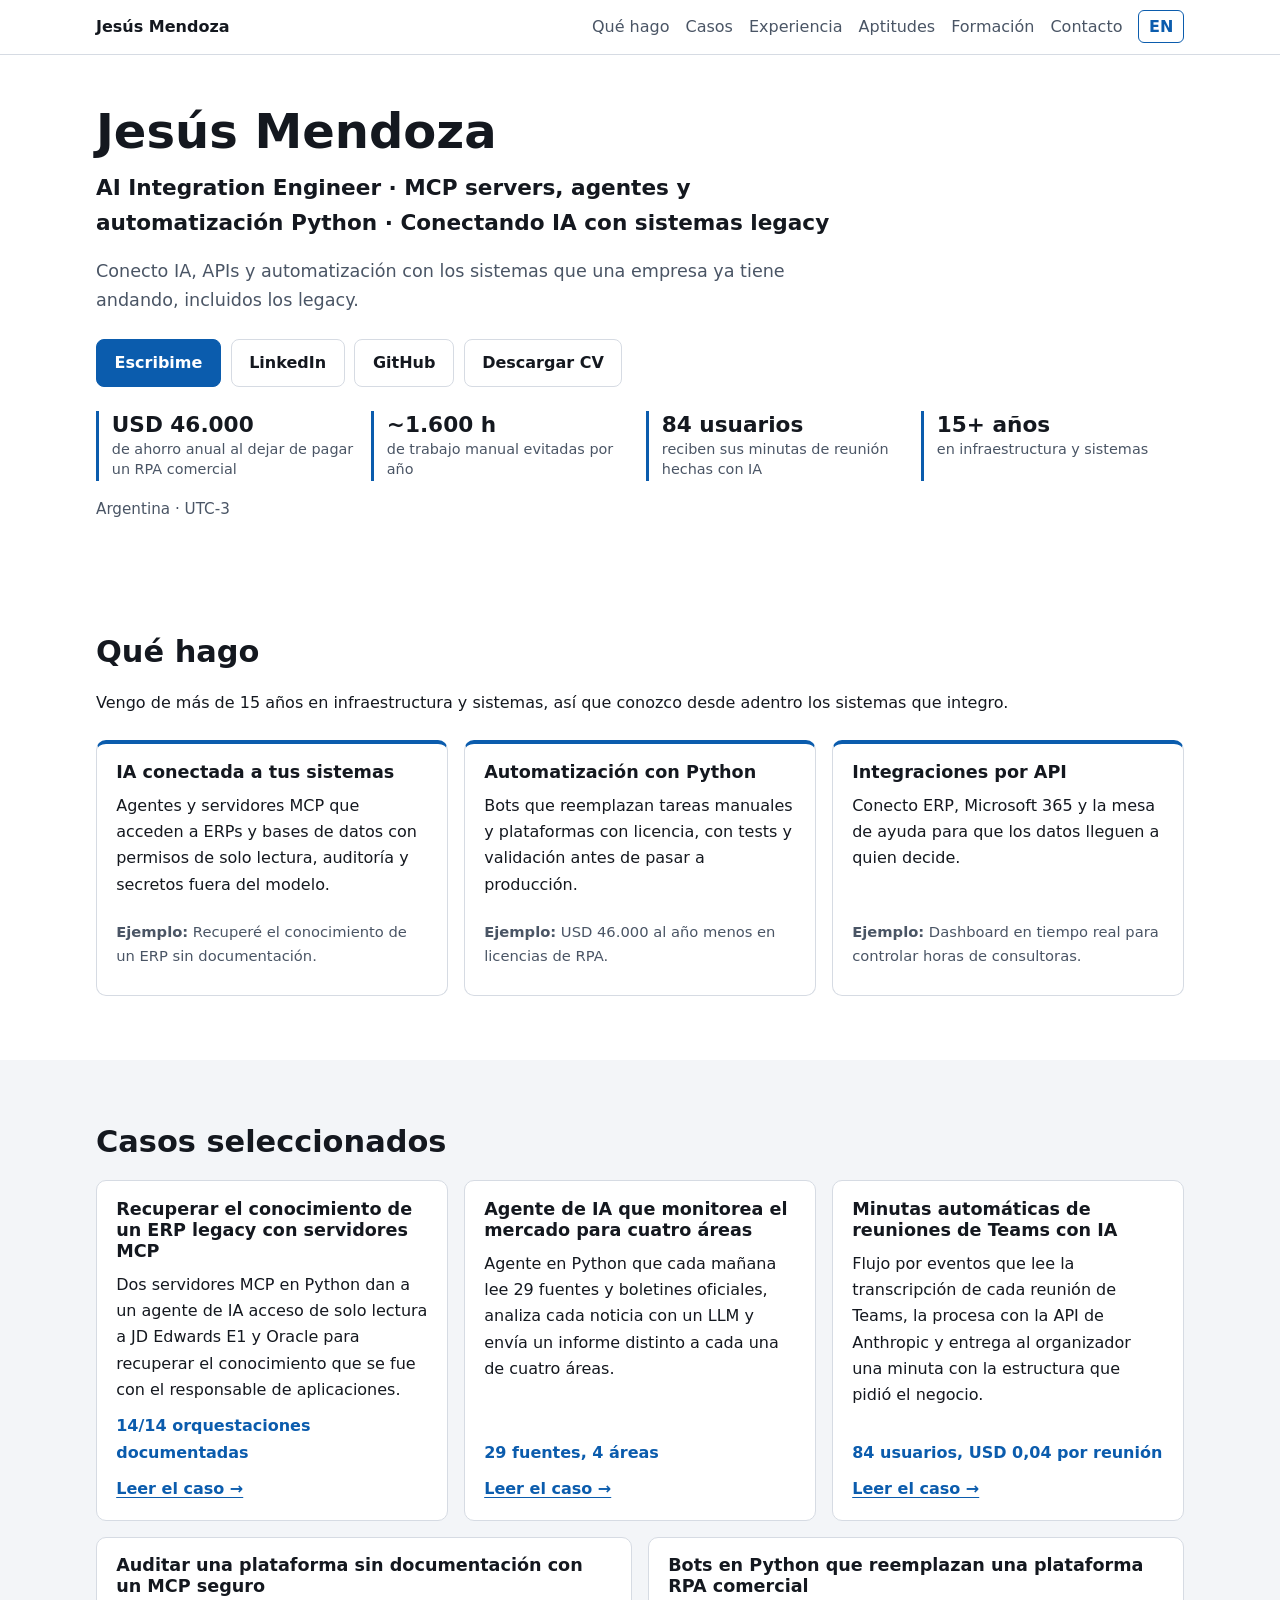
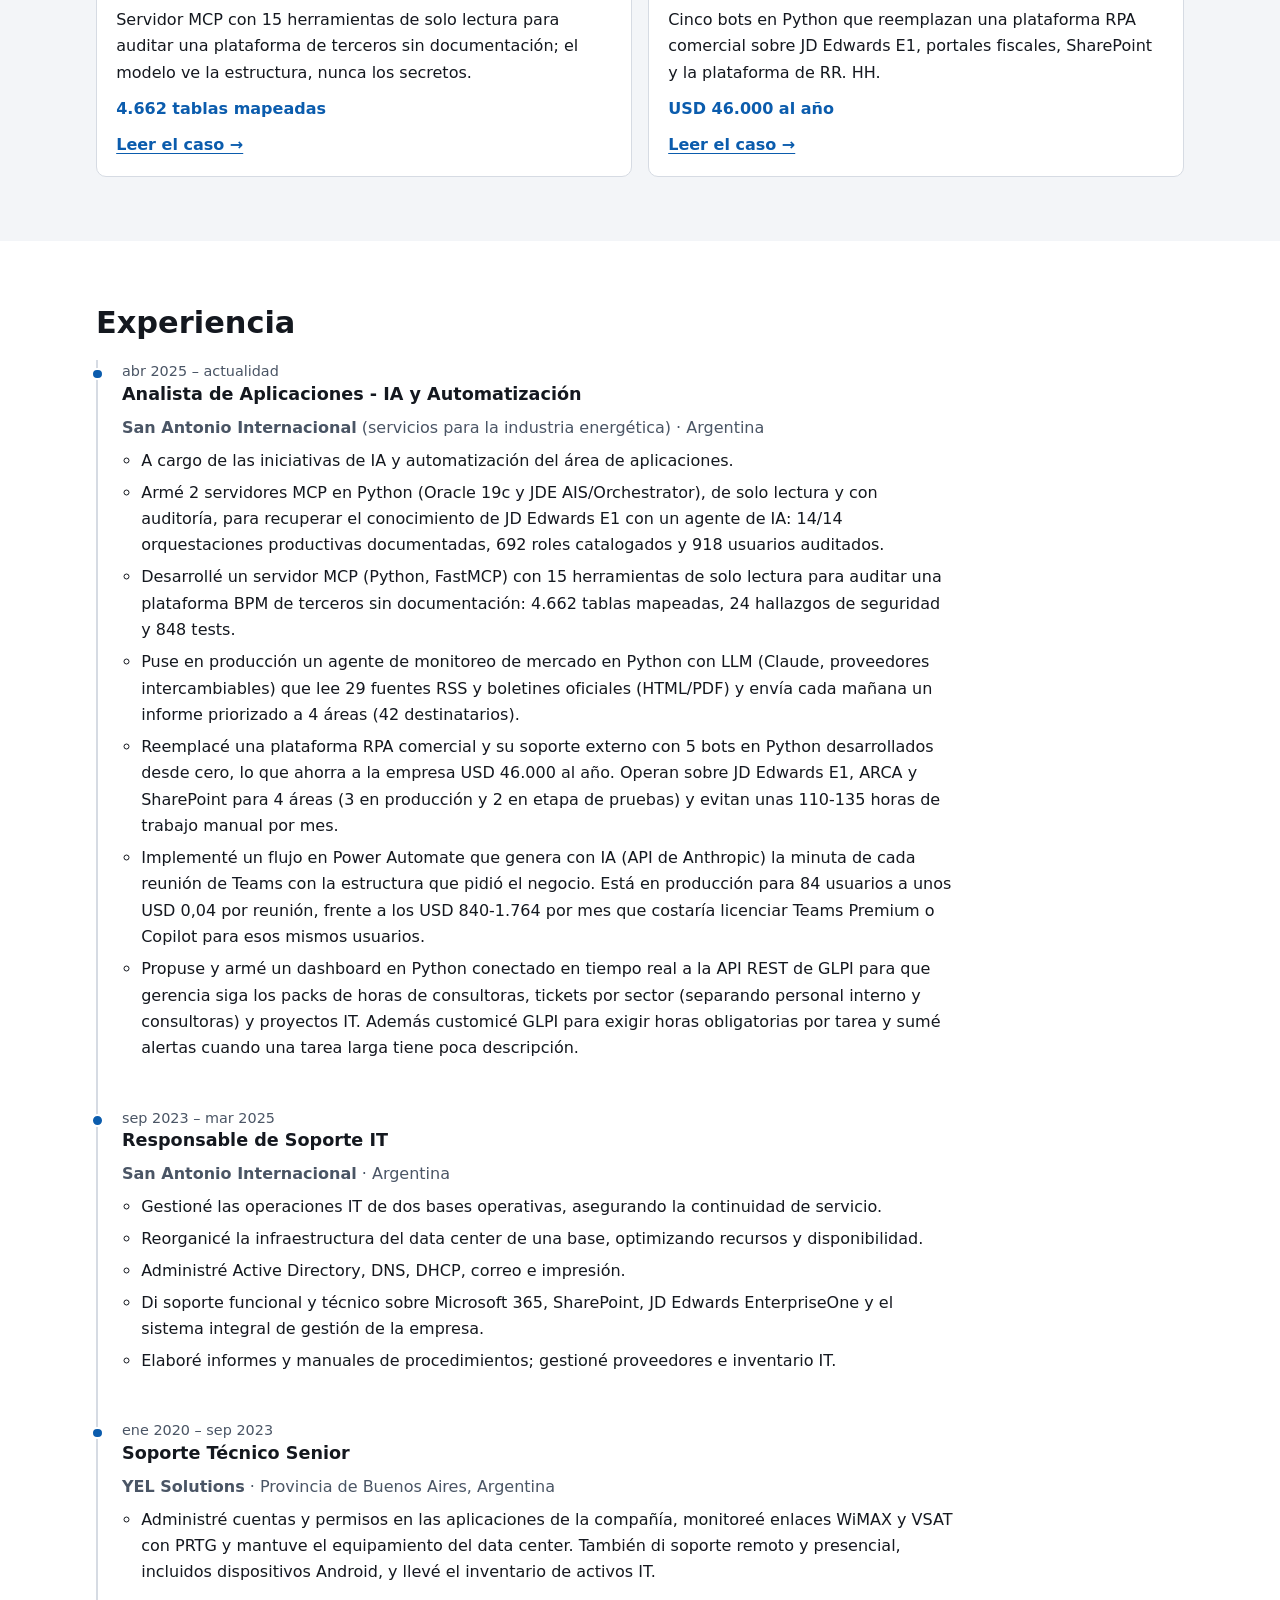
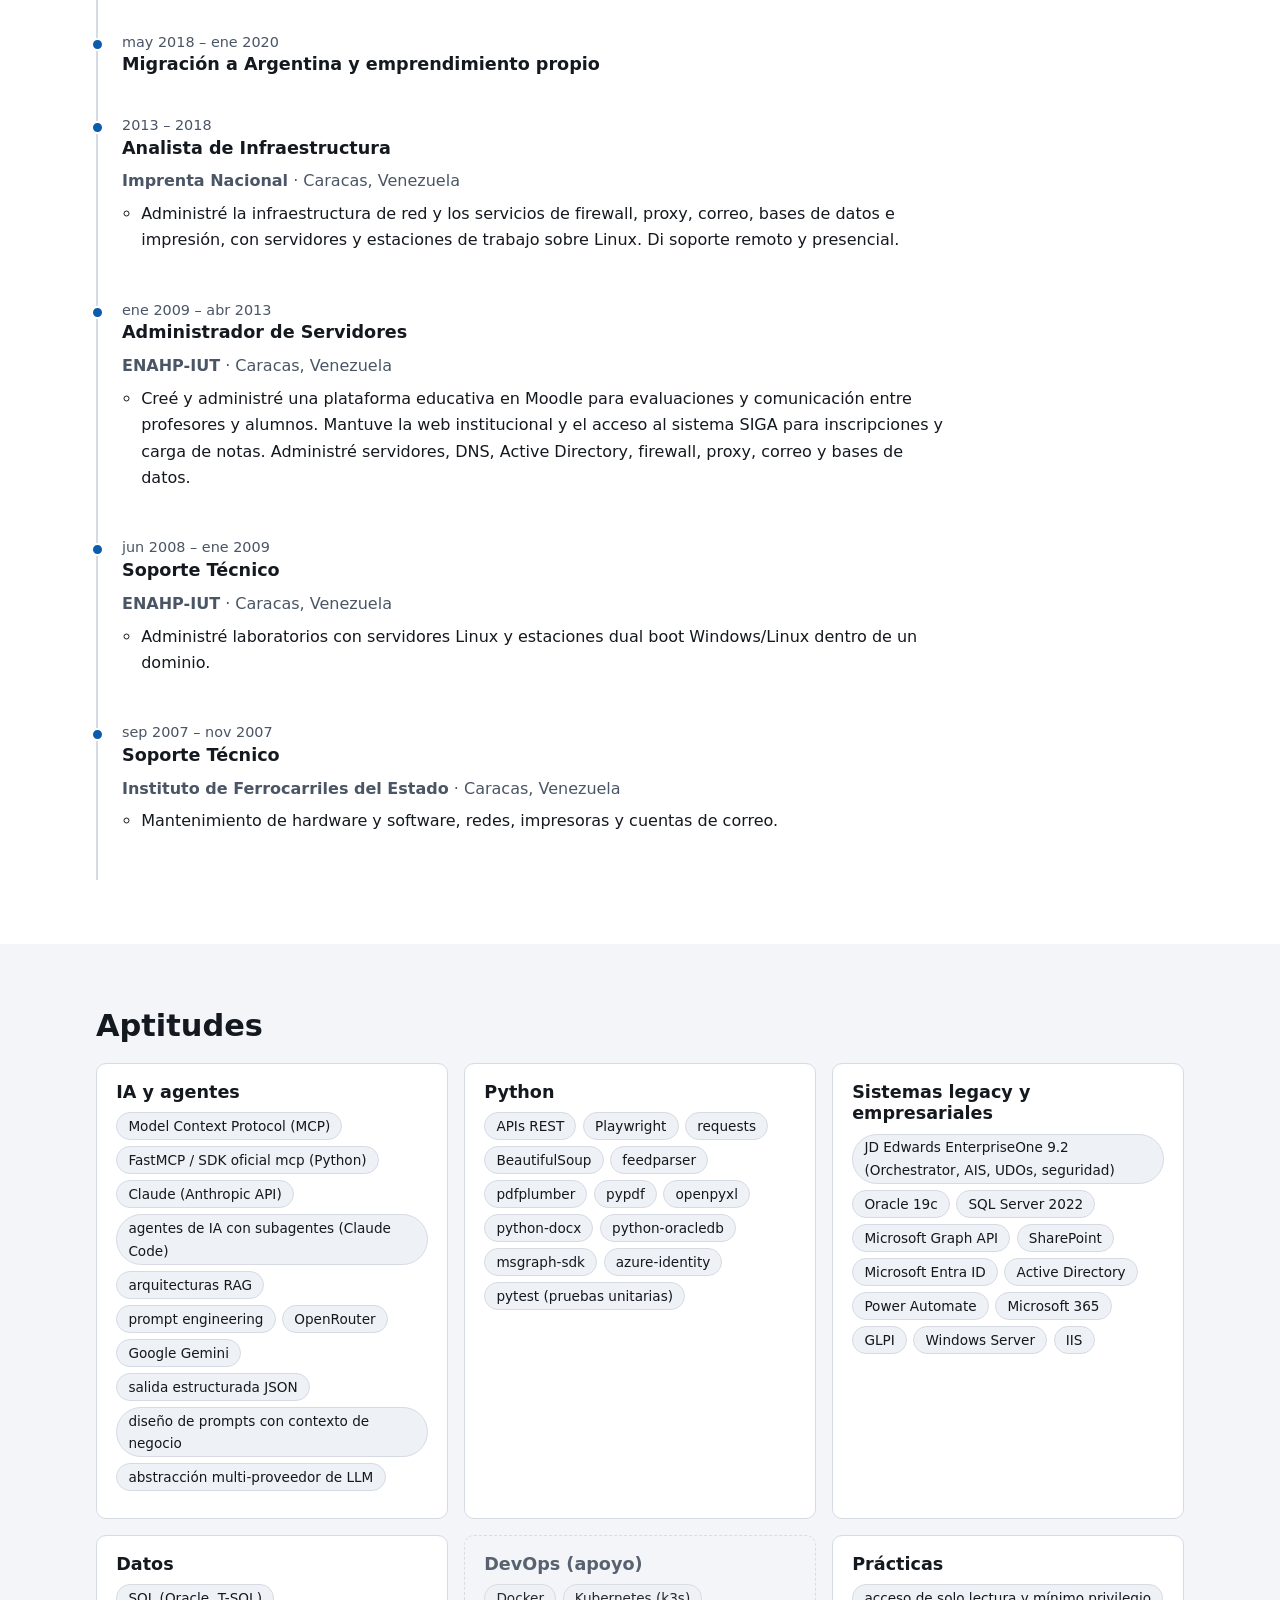
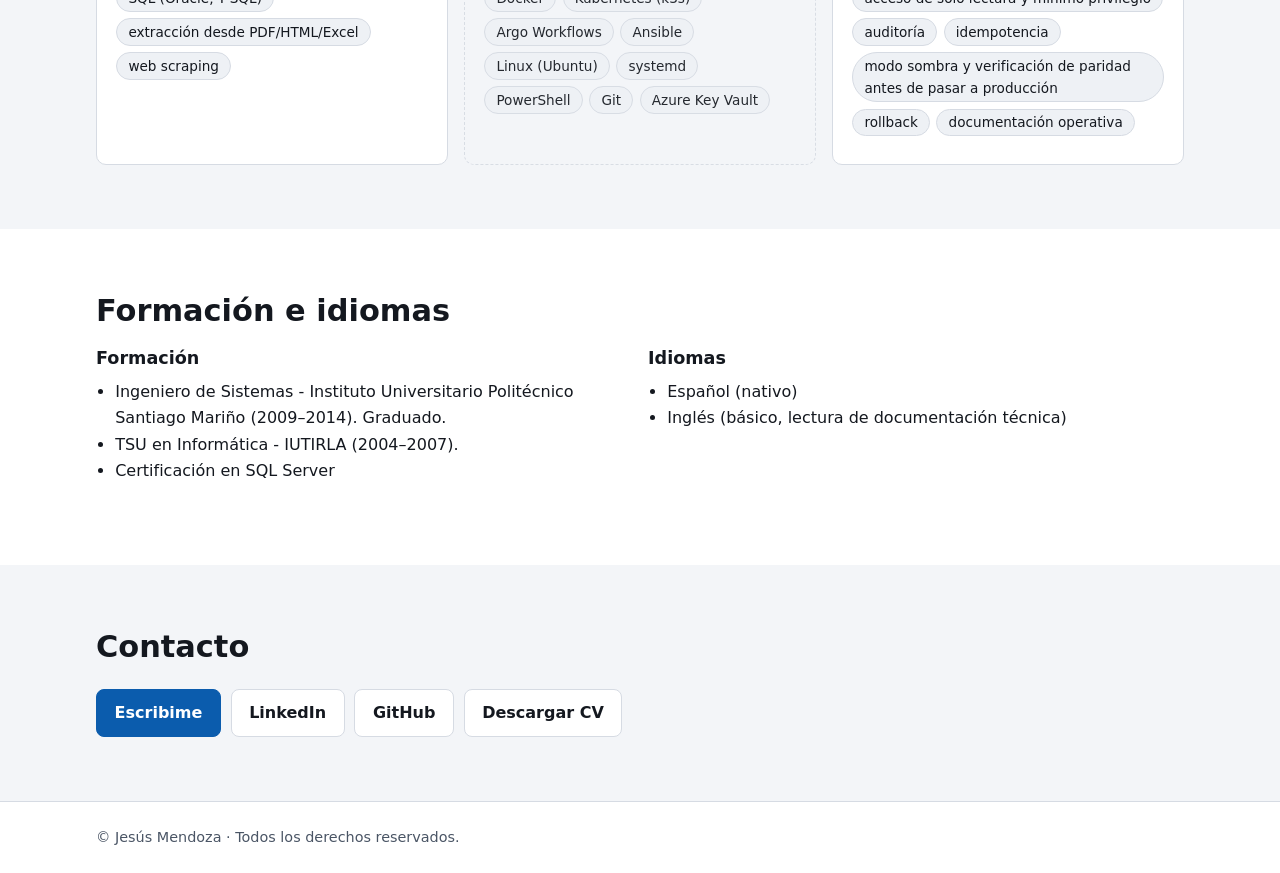
<file: index.html>
<!doctype html>
<html lang="es">
<head>
<meta charset="utf-8">
<meta name="viewport" content="width=device-width, initial-scale=1">
<title>Jesús Mendoza - AI Integration Engineer</title>
<meta name="description" content="Conecto IA, APIs y automatización con los sistemas que una empresa ya tiene andando, incluidos los legacy.">
<meta name="color-scheme" content="light dark">
<link rel="canonical" href="https://jesusmendoza-dev.github.io/">
<link rel="alternate" hreflang="es" href="https://jesusmendoza-dev.github.io/">
<link rel="alternate" hreflang="en" href="https://jesusmendoza-dev.github.io/en/">
<link rel="alternate" hreflang="x-default" href="https://jesusmendoza-dev.github.io/">
<meta property="og:type" content="website">
<meta property="og:site_name" content="Jesús Mendoza">
<meta property="og:title" content="Jesús Mendoza - AI Integration Engineer">
<meta property="og:description" content="Conecto IA, APIs y automatización con los sistemas que una empresa ya tiene andando, incluidos los legacy.">
<meta property="og:url" content="https://jesusmendoza-dev.github.io/">
<meta property="og:locale" content="es_AR">
<meta name="twitter:card" content="summary">
<link rel="icon" href="data:,">
<link rel="stylesheet" href="/assets/style.css">
<script type="application/ld+json">{"@context":"https://schema.org","@type":"Person","name":"Jesús Mendoza","jobTitle":"AI Integration Engineer","url":"https://jesusmendoza-dev.github.io/","sameAs":["https://www.linkedin.com/in/jesusmendoza-dev","https://github.com/jesusmendoza-dev"]}</script>
</head>
<body>
<a class="skip" href="#main">Saltar al contenido</a>
<header class="site-header">
<div class="wrap bar">
<a class="brand" href="/">Jesús Mendoza</a>
<nav aria-label="Principal" class="nav"><a href="/#que-hago">Qué hago</a><a href="/#casos">Casos</a><a href="/#experiencia">Experiencia</a><a href="/#aptitudes">Aptitudes</a><a href="/#formacion">Formación</a><a href="/#contacto">Contacto</a></nav>
<a class="lang" href="/en/" hreflang="en" lang="en" aria-label="English">EN</a>
</div>
</header>
<main id="main">
<section class="hero"><div class="wrap"><h1>Jesús Mendoza</h1><p class="headline">AI Integration Engineer · MCP servers, agentes y automatización Python · Conectando IA con sistemas legacy</p><p class="hook">Conecto IA, APIs y automatización con los sistemas que una empresa ya tiene andando, incluidos los legacy.</p><div class="cta"><a class="btn primary" href="mailto:jesusmendoza215@gmail.com">Escribime</a><a class="btn" href="https://www.linkedin.com/in/jesusmendoza-dev" rel="me noopener">LinkedIn</a><a class="btn" href="https://github.com/jesusmendoza-dev" rel="me noopener">GitHub</a><a class="btn" href="/cv/jesus-mendoza-cv-es.pdf" download>Descargar CV</a></div><ul class="results"><li class="result"><strong>USD 46.000</strong><span>de ahorro anual al dejar de pagar un RPA comercial</span></li><li class="result"><strong>~1.600 h</strong><span>de trabajo manual evitadas por año</span></li><li class="result"><strong>84 usuarios</strong><span>reciben sus minutas de reunión hechas con IA</span></li><li class="result"><strong>15+ años</strong><span>en infraestructura y sistemas</span></li></ul><p class="facts">Argentina · UTC-3</p></div></section><section id="que-hago" class="section"><div class="wrap"><h2>Qué hago</h2><div class="prose"><p class="do-intro">Vengo de más de 15 años en infraestructura y sistemas, así que conozco desde adentro los sistemas que integro.</p></div><div class="pillars"><article class="pillar"><h3>IA conectada a tus sistemas</h3><p>Agentes y servidores MCP que acceden a ERPs y bases de datos con permisos de solo lectura, auditoría y secretos fuera del modelo.</p><p class="example"><strong>Ejemplo:</strong> Recuperé el conocimiento de un ERP sin documentación.</p></article><article class="pillar"><h3>Automatización con Python</h3><p>Bots que reemplazan tareas manuales y plataformas con licencia, con tests y validación antes de pasar a producción.</p><p class="example"><strong>Ejemplo:</strong> USD 46.000 al año menos en licencias de RPA.</p></article><article class="pillar"><h3>Integraciones por API</h3><p>Conecto ERP, Microsoft 365 y la mesa de ayuda para que los datos lleguen a quien decide.</p><p class="example"><strong>Ejemplo:</strong> Dashboard en tiempo real para controlar horas de consultoras.</p></article></div></div></section><section id="casos" class="section alt"><div class="wrap"><h2>Casos seleccionados</h2><div class="cards"><article class="card"><h3><a href="/casos/mcp-erp-legacy/">Recuperar el conocimiento de un ERP legacy con servidores MCP</a></h3><p>Dos servidores MCP en Python dan a un agente de IA acceso de solo lectura a JD Edwards E1 y Oracle para recuperar el conocimiento que se fue con el responsable de aplicaciones.</p><p class="metric">14/14 orquestaciones documentadas</p><p class="more-p"><a class="more" href="/casos/mcp-erp-legacy/">Leer el caso →</a></p></article><article class="card"><h3><a href="/casos/agente-monitor/">Agente de IA que monitorea el mercado para cuatro áreas</a></h3><p>Agente en Python que cada mañana lee 29 fuentes y boletines oficiales, analiza cada noticia con un LLM y envía un informe distinto a cada una de cuatro áreas.</p><p class="metric">29 fuentes, 4 áreas</p><p class="more-p"><a class="more" href="/casos/agente-monitor/">Leer el caso →</a></p></article><article class="card"><h3><a href="/casos/minutas/">Minutas automáticas de reuniones de Teams con IA</a></h3><p>Flujo por eventos que lee la transcripción de cada reunión de Teams, la procesa con la API de Anthropic y entrega al organizador una minuta con la estructura que pidió el negocio.</p><p class="metric">84 usuarios, USD 0,04 por reunión</p><p class="more-p"><a class="more" href="/casos/minutas/">Leer el caso →</a></p></article><article class="card"><h3><a href="/casos/mcp-auditoria/">Auditar una plataforma sin documentación con un MCP seguro</a></h3><p>Servidor MCP con 15 herramientas de solo lectura para auditar una plataforma de terceros sin documentación; el modelo ve la estructura, nunca los secretos.</p><p class="metric">4.662 tablas mapeadas</p><p class="more-p"><a class="more" href="/casos/mcp-auditoria/">Leer el caso →</a></p></article><article class="card"><h3><a href="/casos/bots-python/">Bots en Python que reemplazan una plataforma RPA comercial</a></h3><p>Cinco bots en Python que reemplazan una plataforma RPA comercial sobre JD Edwards E1, portales fiscales, SharePoint y la plataforma de RR. HH.</p><p class="metric">USD 46.000 al año</p><p class="more-p"><a class="more" href="/casos/bots-python/">Leer el caso →</a></p></article></div></div></section><section id="experiencia" class="section"><div class="wrap"><h2>Experiencia</h2><ol class="timeline"><li class="job"><p class="dates">abr 2025 – actualidad</p><h3>Analista de Aplicaciones - IA y Automatización</h3><p class=meta><strong>San Antonio Internacional</strong> (servicios para la industria energética) · Argentina</p><ul><li>A cargo de las iniciativas de IA y automatización del área de aplicaciones.</li><li>Armé 2 servidores MCP en Python (Oracle 19c y JDE AIS/Orchestrator), de solo lectura y con auditoría, para recuperar el conocimiento de JD Edwards E1 con un agente de IA: 14/14 orquestaciones productivas documentadas, 692 roles catalogados y 918 usuarios auditados.</li><li>Desarrollé un servidor MCP (Python, FastMCP) con 15 herramientas de solo lectura para auditar una plataforma BPM de terceros sin documentación: 4.662 tablas mapeadas, 24 hallazgos de seguridad y 848 tests.</li><li>Puse en producción un agente de monitoreo de mercado en Python con LLM (Claude, proveedores intercambiables) que lee 29 fuentes RSS y boletines oficiales (HTML/PDF) y envía cada mañana un informe priorizado a 4 áreas (42 destinatarios).</li><li>Reemplacé una plataforma RPA comercial y su soporte externo con 5 bots en Python desarrollados desde cero, lo que ahorra a la empresa USD 46.000 al año. Operan sobre JD Edwards E1, ARCA y SharePoint para 4 áreas (3 en producción y 2 en etapa de pruebas) y evitan unas 110-135 horas de trabajo manual por mes.</li><li>Implementé un flujo en Power Automate que genera con IA (API de Anthropic) la minuta de cada reunión de Teams con la estructura que pidió el negocio. Está en producción para 84 usuarios a unos USD 0,04 por reunión, frente a los USD 840-1.764 por mes que costaría licenciar Teams Premium o Copilot para esos mismos usuarios.</li><li>Propuse y armé un dashboard en Python conectado en tiempo real a la API REST de GLPI para que gerencia siga los packs de horas de consultoras, tickets por sector (separando personal interno y consultoras) y proyectos IT. Además customicé GLPI para exigir horas obligatorias por tarea y sumé alertas cuando una tarea larga tiene poca descripción.</li></ul></li><li class="job"><p class="dates">sep 2023 – mar 2025</p><h3>Responsable de Soporte IT</h3><p class=meta><strong>San Antonio Internacional</strong> · Argentina</p><ul><li>Gestioné las operaciones IT de dos bases operativas, asegurando la continuidad de servicio.</li><li>Reorganicé la infraestructura del data center de una base, optimizando recursos y disponibilidad.</li><li>Administré Active Directory, DNS, DHCP, correo e impresión.</li><li>Di soporte funcional y técnico sobre Microsoft 365, SharePoint, JD Edwards EnterpriseOne y el sistema integral de gestión de la empresa.</li><li>Elaboré informes y manuales de procedimientos; gestioné proveedores e inventario IT.</li></ul></li><li class="job"><p class="dates">ene 2020 – sep 2023</p><h3>Soporte Técnico Senior</h3><p class=meta><strong>YEL Solutions</strong> · Provincia de Buenos Aires, Argentina</p><ul><li>Administré cuentas y permisos en las aplicaciones de la compañía, monitoreé enlaces WiMAX y VSAT con PRTG y mantuve el equipamiento del data center. También di soporte remoto y presencial, incluidos dispositivos Android, y llevé el inventario de activos IT.</li></ul></li><li class="job"><p class="dates">may 2018 – ene 2020</p><h3>Migración a Argentina y emprendimiento propio</h3></li><li class="job"><p class="dates">2013 – 2018</p><h3>Analista de Infraestructura</h3><p class=meta><strong>Imprenta Nacional</strong> · Caracas, Venezuela</p><ul><li>Administré la infraestructura de red y los servicios de firewall, proxy, correo, bases de datos e impresión, con servidores y estaciones de trabajo sobre Linux. Di soporte remoto y presencial.</li></ul></li><li class="job"><p class="dates">ene 2009 – abr 2013</p><h3>Administrador de Servidores</h3><p class=meta><strong>ENAHP-IUT</strong> · Caracas, Venezuela</p><ul><li>Creé y administré una plataforma educativa en Moodle para evaluaciones y comunicación entre profesores y alumnos. Mantuve la web institucional y el acceso al sistema SIGA para inscripciones y carga de notas. Administré servidores, DNS, Active Directory, firewall, proxy, correo y bases de datos.</li></ul></li><li class="job"><p class="dates">jun 2008 – ene 2009</p><h3>Soporte Técnico</h3><p class=meta><strong>ENAHP-IUT</strong> · Caracas, Venezuela</p><ul><li>Administré laboratorios con servidores Linux y estaciones dual boot Windows/Linux dentro de un dominio.</li></ul></li><li class="job"><p class="dates">sep 2007 – nov 2007</p><h3>Soporte Técnico</h3><p class=meta><strong>Instituto de Ferrocarriles del Estado</strong> · Caracas, Venezuela</p><ul><li>Mantenimiento de hardware y software, redes, impresoras y cuentas de correo.</li></ul></li></ol></div></section><section id="aptitudes" class="section alt"><div class="wrap"><h2>Aptitudes</h2><div class="skills"><div class="skill"><h3>IA y agentes</h3><ul class="chips"><li>Model Context Protocol (MCP)</li><li>FastMCP / SDK oficial mcp (Python)</li><li>Claude (Anthropic API)</li><li>agentes de IA con subagentes (Claude Code)</li><li>arquitecturas RAG</li><li>prompt engineering</li><li>OpenRouter</li><li>Google Gemini</li><li>salida estructurada JSON</li><li>diseño de prompts con contexto de negocio</li><li>abstracción multi-proveedor de LLM</li></ul></div><div class="skill"><h3>Python</h3><ul class="chips"><li>APIs REST</li><li>Playwright</li><li>requests</li><li>BeautifulSoup</li><li>feedparser</li><li>pdfplumber</li><li>pypdf</li><li>openpyxl</li><li>python-docx</li><li>python-oracledb</li><li>msgraph-sdk</li><li>azure-identity</li><li>pytest (pruebas unitarias)</li></ul></div><div class="skill"><h3>Sistemas legacy y empresariales</h3><ul class="chips"><li>JD Edwards EnterpriseOne 9.2 (Orchestrator, AIS, UDOs, seguridad)</li><li>Oracle 19c</li><li>SQL Server 2022</li><li>Microsoft Graph API</li><li>SharePoint</li><li>Microsoft Entra ID</li><li>Active Directory</li><li>Power Automate</li><li>Microsoft 365</li><li>GLPI</li><li>Windows Server</li><li>IIS</li></ul></div><div class="skill"><h3>Datos</h3><ul class="chips"><li>SQL (Oracle, T-SQL)</li><li>extracción desde PDF/HTML/Excel</li><li>web scraping</li></ul></div><div class="skill secondary"><h3>DevOps (apoyo)</h3><ul class="chips"><li>Docker</li><li>Kubernetes (k3s)</li><li>Argo Workflows</li><li>Ansible</li><li>Linux (Ubuntu)</li><li>systemd</li><li>PowerShell</li><li>Git</li><li>Azure Key Vault</li></ul></div><div class="skill"><h3>Prácticas</h3><ul class="chips"><li>acceso de solo lectura y mínimo privilegio</li><li>auditoría</li><li>idempotencia</li><li>modo sombra y verificación de paridad antes de pasar a producción</li><li>rollback</li><li>documentación operativa</li></ul></div></div></div></section><section id="formacion" class="section"><div class="wrap"><h2>Formación e idiomas</h2><div class="two"><div><h3>Formación</h3><ul><li>Ingeniero de Sistemas - Instituto Universitario Politécnico Santiago Mariño (2009–2014). Graduado.</li><li>TSU en Informática - IUTIRLA (2004–2007).</li><li>Certificación en SQL Server</li></ul></div><div><h3>Idiomas</h3><ul><li>Español (nativo)</li><li>Inglés (básico, lectura de documentación técnica)</li></ul></div></div></div></section><section id="contacto" class="section alt"><div class="wrap"><h2>Contacto</h2><div class="cta"><a class="btn primary" href="mailto:jesusmendoza215@gmail.com">Escribime</a><a class="btn" href="https://www.linkedin.com/in/jesusmendoza-dev" rel="me noopener">LinkedIn</a><a class="btn" href="https://github.com/jesusmendoza-dev" rel="me noopener">GitHub</a><a class="btn" href="/cv/jesus-mendoza-cv-es.pdf" download>Descargar CV</a></div></div></section>
</main>
<footer class="site-footer"><div class="wrap">&copy; Jesús Mendoza · Todos los derechos reservados.</div></footer>
</body>
</html>
</file>
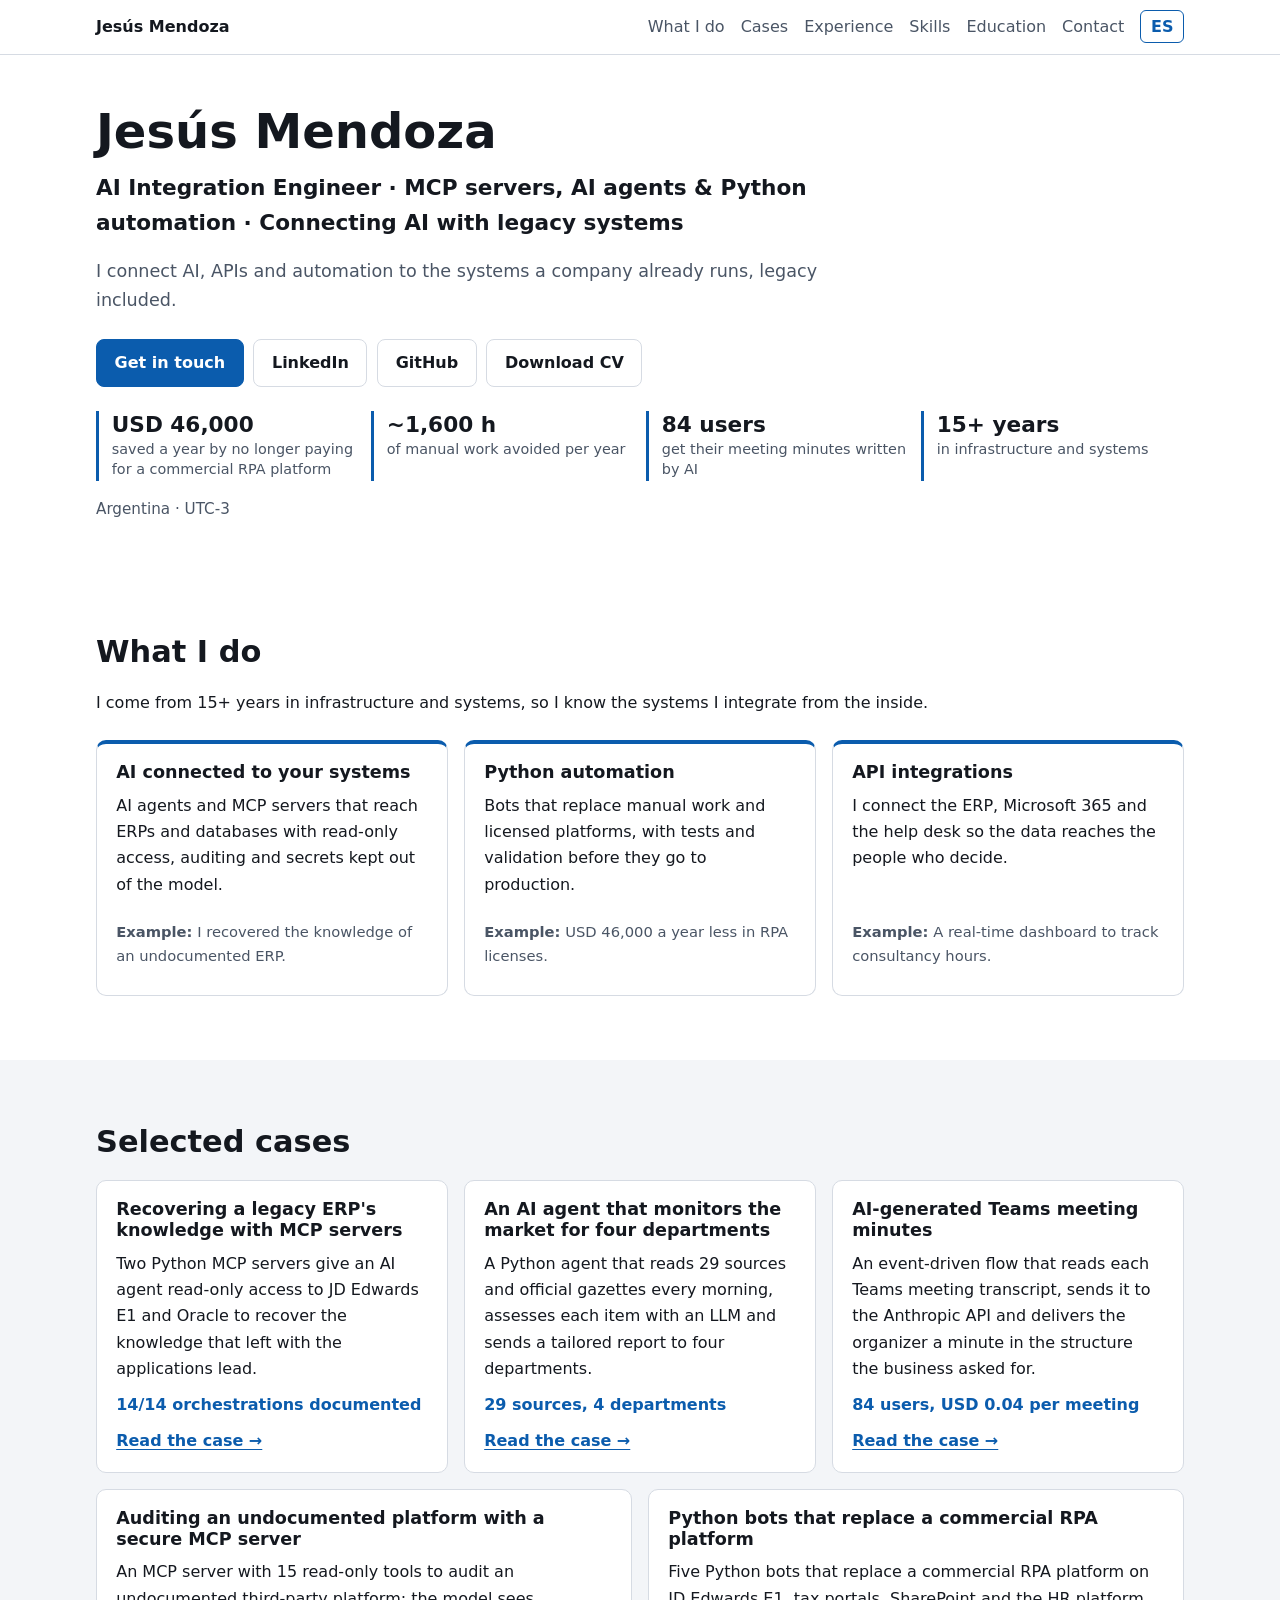
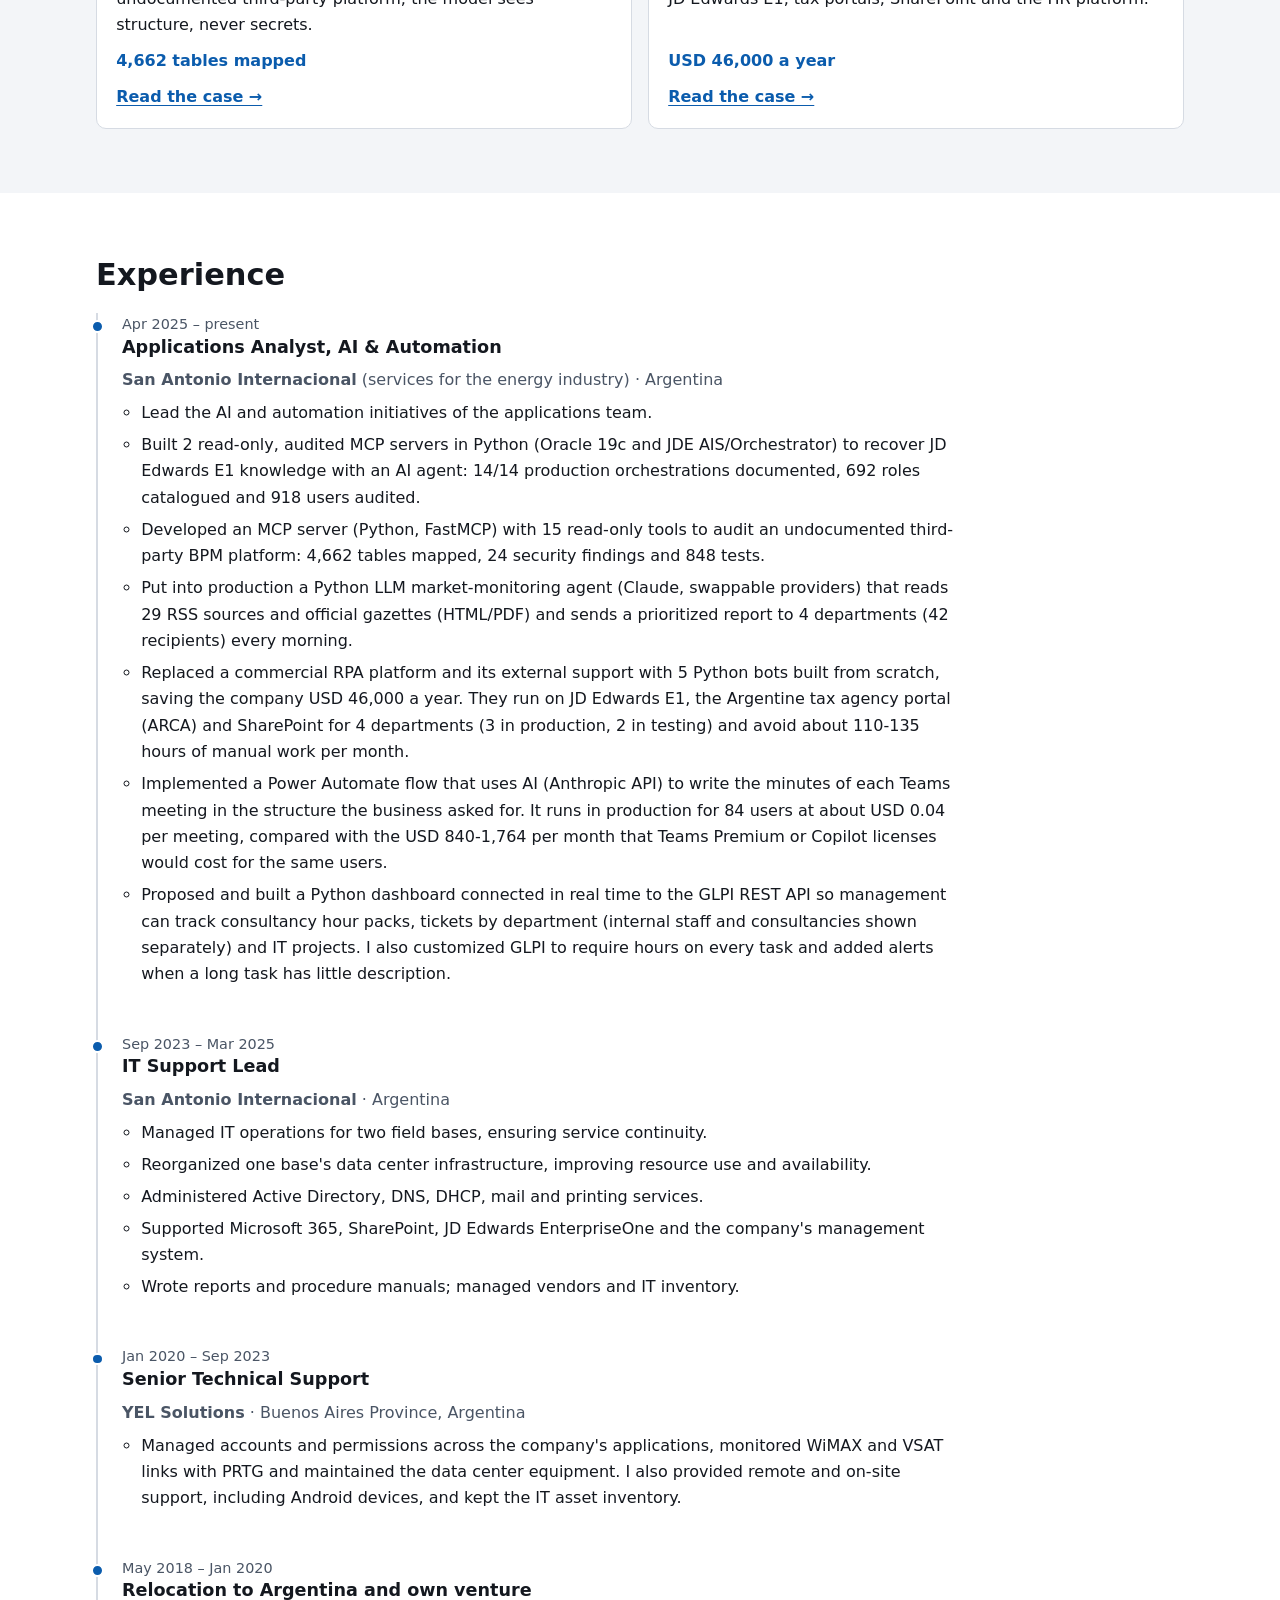
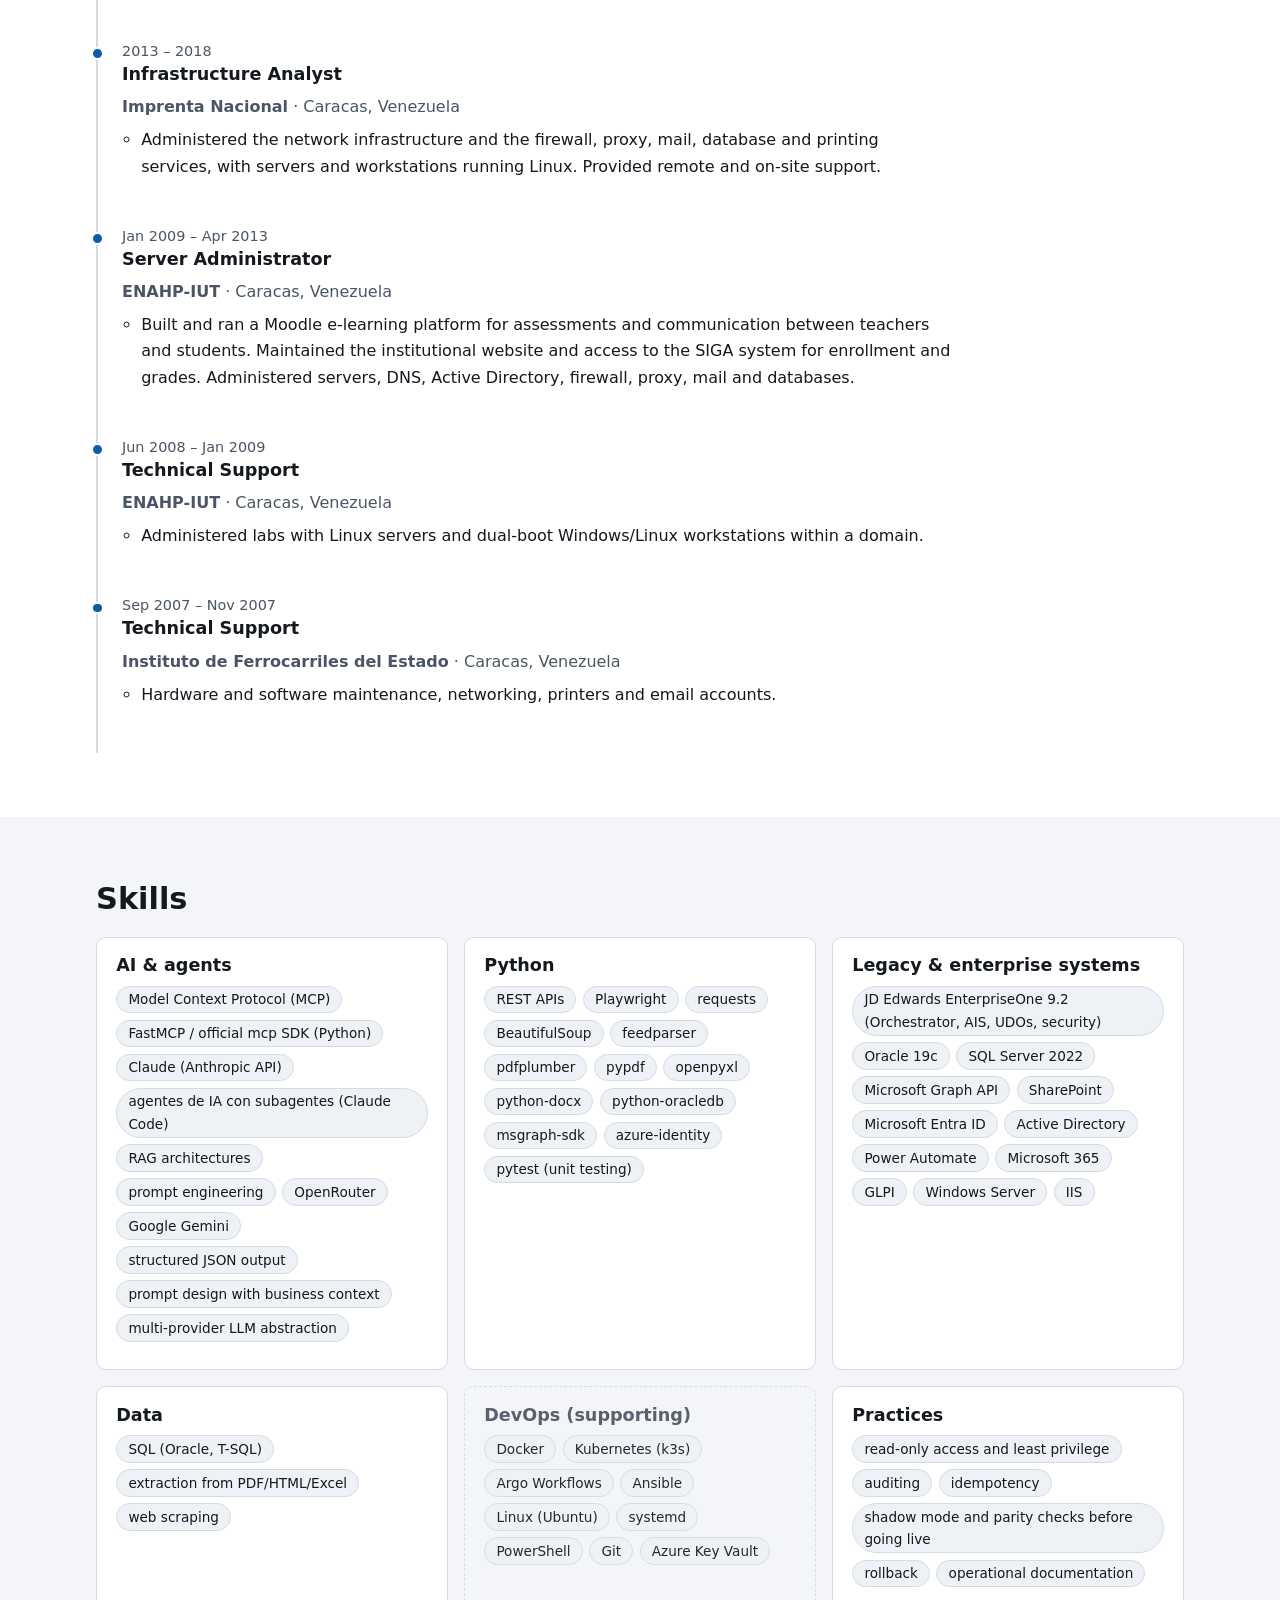
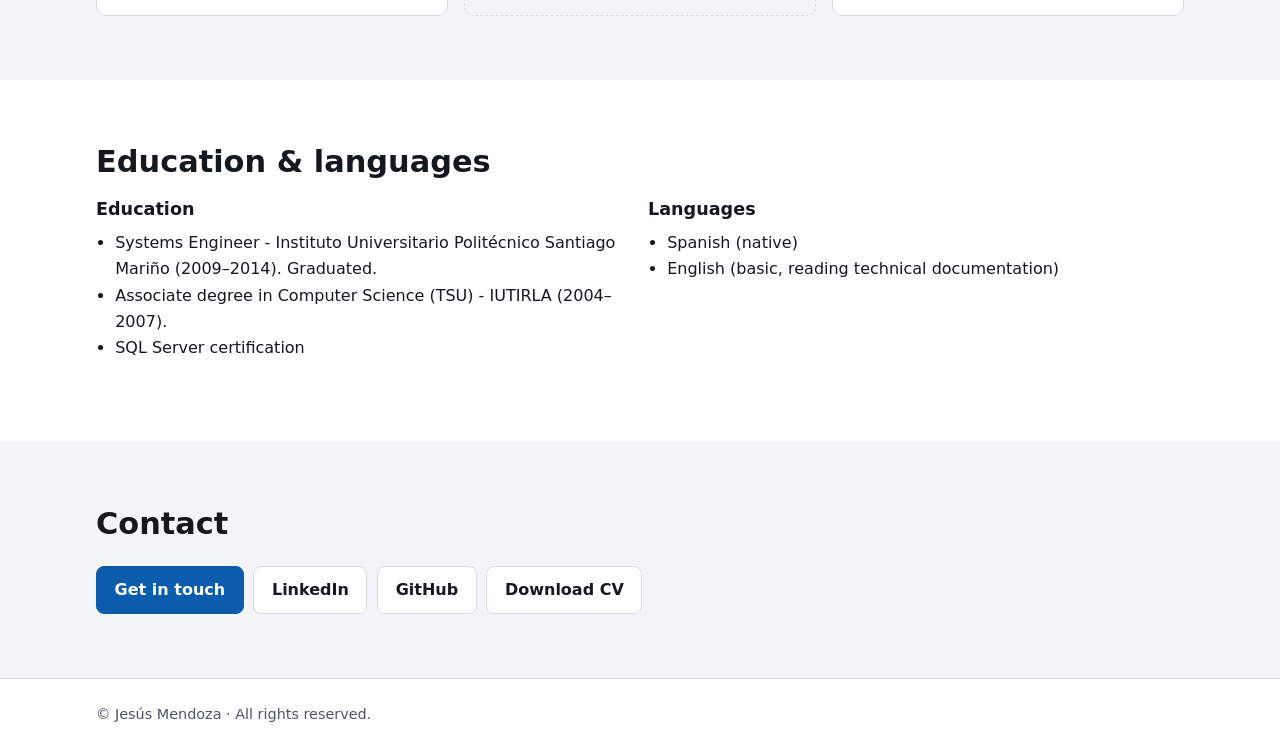
<file: en/index.html>
<!doctype html>
<html lang="en">
<head>
<meta charset="utf-8">
<meta name="viewport" content="width=device-width, initial-scale=1">
<title>Jesús Mendoza - AI Integration Engineer</title>
<meta name="description" content="I connect AI, APIs and automation to the systems a company already runs, legacy included.">
<meta name="color-scheme" content="light dark">
<link rel="canonical" href="https://jesusmendoza-dev.github.io/en/">
<link rel="alternate" hreflang="es" href="https://jesusmendoza-dev.github.io/">
<link rel="alternate" hreflang="en" href="https://jesusmendoza-dev.github.io/en/">
<link rel="alternate" hreflang="x-default" href="https://jesusmendoza-dev.github.io/">
<meta property="og:type" content="website">
<meta property="og:site_name" content="Jesús Mendoza">
<meta property="og:title" content="Jesús Mendoza - AI Integration Engineer">
<meta property="og:description" content="I connect AI, APIs and automation to the systems a company already runs, legacy included.">
<meta property="og:url" content="https://jesusmendoza-dev.github.io/en/">
<meta property="og:locale" content="en_US">
<meta name="twitter:card" content="summary">
<link rel="icon" href="data:,">
<link rel="stylesheet" href="/assets/style.css">
<script type="application/ld+json">{"@context":"https://schema.org","@type":"Person","name":"Jesús Mendoza","jobTitle":"AI Integration Engineer","url":"https://jesusmendoza-dev.github.io/","sameAs":["https://www.linkedin.com/in/jesusmendoza-dev","https://github.com/jesusmendoza-dev"]}</script>
</head>
<body>
<a class="skip" href="#main">Skip to content</a>
<header class="site-header">
<div class="wrap bar">
<a class="brand" href="/en/">Jesús Mendoza</a>
<nav aria-label="Main" class="nav"><a href="/en/#que-hago">What I do</a><a href="/en/#casos">Cases</a><a href="/en/#experiencia">Experience</a><a href="/en/#aptitudes">Skills</a><a href="/en/#formacion">Education</a><a href="/en/#contacto">Contact</a></nav>
<a class="lang" href="/" hreflang="es" lang="es" aria-label="Español">ES</a>
</div>
</header>
<main id="main">
<section class="hero"><div class="wrap"><h1>Jesús Mendoza</h1><p class="headline">AI Integration Engineer · MCP servers, AI agents &amp; Python automation · Connecting AI with legacy systems</p><p class="hook">I connect AI, APIs and automation to the systems a company already runs, legacy included.</p><div class="cta"><a class="btn primary" href="mailto:jesusmendoza215@gmail.com">Get in touch</a><a class="btn" href="https://www.linkedin.com/in/jesusmendoza-dev" rel="me noopener">LinkedIn</a><a class="btn" href="https://github.com/jesusmendoza-dev" rel="me noopener">GitHub</a><a class="btn" href="/cv/jesus-mendoza-cv-en.pdf" download>Download CV</a></div><ul class="results"><li class="result"><strong>USD 46,000</strong><span>saved a year by no longer paying for a commercial RPA platform</span></li><li class="result"><strong>~1,600 h</strong><span>of manual work avoided per year</span></li><li class="result"><strong>84 users</strong><span>get their meeting minutes written by AI</span></li><li class="result"><strong>15+ years</strong><span>in infrastructure and systems</span></li></ul><p class="facts">Argentina · UTC-3</p></div></section><section id="que-hago" class="section"><div class="wrap"><h2>What I do</h2><div class="prose"><p class="do-intro">I come from 15+ years in infrastructure and systems, so I know the systems I integrate from the inside.</p></div><div class="pillars"><article class="pillar"><h3>AI connected to your systems</h3><p>AI agents and MCP servers that reach ERPs and databases with read-only access, auditing and secrets kept out of the model.</p><p class="example"><strong>Example:</strong> I recovered the knowledge of an undocumented ERP.</p></article><article class="pillar"><h3>Python automation</h3><p>Bots that replace manual work and licensed platforms, with tests and validation before they go to production.</p><p class="example"><strong>Example:</strong> USD 46,000 a year less in RPA licenses.</p></article><article class="pillar"><h3>API integrations</h3><p>I connect the ERP, Microsoft 365 and the help desk so the data reaches the people who decide.</p><p class="example"><strong>Example:</strong> A real-time dashboard to track consultancy hours.</p></article></div></div></section><section id="casos" class="section alt"><div class="wrap"><h2>Selected cases</h2><div class="cards"><article class="card"><h3><a href="/en/cases/mcp-erp-legacy/">Recovering a legacy ERP&#x27;s knowledge with MCP servers</a></h3><p>Two Python MCP servers give an AI agent read-only access to JD Edwards E1 and Oracle to recover the knowledge that left with the applications lead.</p><p class="metric">14/14 orchestrations documented</p><p class="more-p"><a class="more" href="/en/cases/mcp-erp-legacy/">Read the case →</a></p></article><article class="card"><h3><a href="/en/cases/agente-monitor/">An AI agent that monitors the market for four departments</a></h3><p>A Python agent that reads 29 sources and official gazettes every morning, assesses each item with an LLM and sends a tailored report to four departments.</p><p class="metric">29 sources, 4 departments</p><p class="more-p"><a class="more" href="/en/cases/agente-monitor/">Read the case →</a></p></article><article class="card"><h3><a href="/en/cases/minutas/">AI-generated Teams meeting minutes</a></h3><p>An event-driven flow that reads each Teams meeting transcript, sends it to the Anthropic API and delivers the organizer a minute in the structure the business asked for.</p><p class="metric">84 users, USD 0.04 per meeting</p><p class="more-p"><a class="more" href="/en/cases/minutas/">Read the case →</a></p></article><article class="card"><h3><a href="/en/cases/mcp-auditoria/">Auditing an undocumented platform with a secure MCP server</a></h3><p>An MCP server with 15 read-only tools to audit an undocumented third-party platform; the model sees structure, never secrets.</p><p class="metric">4,662 tables mapped</p><p class="more-p"><a class="more" href="/en/cases/mcp-auditoria/">Read the case →</a></p></article><article class="card"><h3><a href="/en/cases/bots-python/">Python bots that replace a commercial RPA platform</a></h3><p>Five Python bots that replace a commercial RPA platform on JD Edwards E1, tax portals, SharePoint and the HR platform.</p><p class="metric">USD 46,000 a year</p><p class="more-p"><a class="more" href="/en/cases/bots-python/">Read the case →</a></p></article></div></div></section><section id="experiencia" class="section"><div class="wrap"><h2>Experience</h2><ol class="timeline"><li class="job"><p class="dates">Apr 2025 – present</p><h3>Applications Analyst, AI &amp; Automation</h3><p class=meta><strong>San Antonio Internacional</strong> (services for the energy industry) · Argentina</p><ul><li>Lead the AI and automation initiatives of the applications team.</li><li>Built 2 read-only, audited MCP servers in Python (Oracle 19c and JDE AIS/Orchestrator) to recover JD Edwards E1 knowledge with an AI agent: 14/14 production orchestrations documented, 692 roles catalogued and 918 users audited.</li><li>Developed an MCP server (Python, FastMCP) with 15 read-only tools to audit an undocumented third-party BPM platform: 4,662 tables mapped, 24 security findings and 848 tests.</li><li>Put into production a Python LLM market-monitoring agent (Claude, swappable providers) that reads 29 RSS sources and official gazettes (HTML/PDF) and sends a prioritized report to 4 departments (42 recipients) every morning.</li><li>Replaced a commercial RPA platform and its external support with 5 Python bots built from scratch, saving the company USD 46,000 a year. They run on JD Edwards E1, the Argentine tax agency portal (ARCA) and SharePoint for 4 departments (3 in production, 2 in testing) and avoid about 110-135 hours of manual work per month.</li><li>Implemented a Power Automate flow that uses AI (Anthropic API) to write the minutes of each Teams meeting in the structure the business asked for. It runs in production for 84 users at about USD 0.04 per meeting, compared with the USD 840-1,764 per month that Teams Premium or Copilot licenses would cost for the same users.</li><li>Proposed and built a Python dashboard connected in real time to the GLPI REST API so management can track consultancy hour packs, tickets by department (internal staff and consultancies shown separately) and IT projects. I also customized GLPI to require hours on every task and added alerts when a long task has little description.</li></ul></li><li class="job"><p class="dates">Sep 2023 – Mar 2025</p><h3>IT Support Lead</h3><p class=meta><strong>San Antonio Internacional</strong> · Argentina</p><ul><li>Managed IT operations for two field bases, ensuring service continuity.</li><li>Reorganized one base&#x27;s data center infrastructure, improving resource use and availability.</li><li>Administered Active Directory, DNS, DHCP, mail and printing services.</li><li>Supported Microsoft 365, SharePoint, JD Edwards EnterpriseOne and the company&#x27;s management system.</li><li>Wrote reports and procedure manuals; managed vendors and IT inventory.</li></ul></li><li class="job"><p class="dates">Jan 2020 – Sep 2023</p><h3>Senior Technical Support</h3><p class=meta><strong>YEL Solutions</strong> · Buenos Aires Province, Argentina</p><ul><li>Managed accounts and permissions across the company&#x27;s applications, monitored WiMAX and VSAT links with PRTG and maintained the data center equipment. I also provided remote and on-site support, including Android devices, and kept the IT asset inventory.</li></ul></li><li class="job"><p class="dates">May 2018 – Jan 2020</p><h3>Relocation to Argentina and own venture</h3></li><li class="job"><p class="dates">2013 – 2018</p><h3>Infrastructure Analyst</h3><p class=meta><strong>Imprenta Nacional</strong> · Caracas, Venezuela</p><ul><li>Administered the network infrastructure and the firewall, proxy, mail, database and printing services, with servers and workstations running Linux. Provided remote and on-site support.</li></ul></li><li class="job"><p class="dates">Jan 2009 – Apr 2013</p><h3>Server Administrator</h3><p class=meta><strong>ENAHP-IUT</strong> · Caracas, Venezuela</p><ul><li>Built and ran a Moodle e-learning platform for assessments and communication between teachers and students. Maintained the institutional website and access to the SIGA system for enrollment and grades. Administered servers, DNS, Active Directory, firewall, proxy, mail and databases.</li></ul></li><li class="job"><p class="dates">Jun 2008 – Jan 2009</p><h3>Technical Support</h3><p class=meta><strong>ENAHP-IUT</strong> · Caracas, Venezuela</p><ul><li>Administered labs with Linux servers and dual-boot Windows/Linux workstations within a domain.</li></ul></li><li class="job"><p class="dates">Sep 2007 – Nov 2007</p><h3>Technical Support</h3><p class=meta><strong>Instituto de Ferrocarriles del Estado</strong> · Caracas, Venezuela</p><ul><li>Hardware and software maintenance, networking, printers and email accounts.</li></ul></li></ol></div></section><section id="aptitudes" class="section alt"><div class="wrap"><h2>Skills</h2><div class="skills"><div class="skill"><h3>AI &amp; agents</h3><ul class="chips"><li>Model Context Protocol (MCP)</li><li>FastMCP / official mcp SDK (Python)</li><li>Claude (Anthropic API)</li><li>agentes de IA con subagentes (Claude Code)</li><li>RAG architectures</li><li>prompt engineering</li><li>OpenRouter</li><li>Google Gemini</li><li>structured JSON output</li><li>prompt design with business context</li><li>multi-provider LLM abstraction</li></ul></div><div class="skill"><h3>Python</h3><ul class="chips"><li>REST APIs</li><li>Playwright</li><li>requests</li><li>BeautifulSoup</li><li>feedparser</li><li>pdfplumber</li><li>pypdf</li><li>openpyxl</li><li>python-docx</li><li>python-oracledb</li><li>msgraph-sdk</li><li>azure-identity</li><li>pytest (unit testing)</li></ul></div><div class="skill"><h3>Legacy &amp; enterprise systems</h3><ul class="chips"><li>JD Edwards EnterpriseOne 9.2 (Orchestrator, AIS, UDOs, security)</li><li>Oracle 19c</li><li>SQL Server 2022</li><li>Microsoft Graph API</li><li>SharePoint</li><li>Microsoft Entra ID</li><li>Active Directory</li><li>Power Automate</li><li>Microsoft 365</li><li>GLPI</li><li>Windows Server</li><li>IIS</li></ul></div><div class="skill"><h3>Data</h3><ul class="chips"><li>SQL (Oracle, T-SQL)</li><li>extraction from PDF/HTML/Excel</li><li>web scraping</li></ul></div><div class="skill secondary"><h3>DevOps (supporting)</h3><ul class="chips"><li>Docker</li><li>Kubernetes (k3s)</li><li>Argo Workflows</li><li>Ansible</li><li>Linux (Ubuntu)</li><li>systemd</li><li>PowerShell</li><li>Git</li><li>Azure Key Vault</li></ul></div><div class="skill"><h3>Practices</h3><ul class="chips"><li>read-only access and least privilege</li><li>auditing</li><li>idempotency</li><li>shadow mode and parity checks before going live</li><li>rollback</li><li>operational documentation</li></ul></div></div></div></section><section id="formacion" class="section"><div class="wrap"><h2>Education &amp; languages</h2><div class="two"><div><h3>Education</h3><ul><li>Systems Engineer - Instituto Universitario Politécnico Santiago Mariño (2009–2014). Graduated.</li><li>Associate degree in Computer Science (TSU) - IUTIRLA (2004–2007).</li><li>SQL Server certification</li></ul></div><div><h3>Languages</h3><ul><li>Spanish (native)</li><li>English (basic, reading technical documentation)</li></ul></div></div></div></section><section id="contacto" class="section alt"><div class="wrap"><h2>Contact</h2><div class="cta"><a class="btn primary" href="mailto:jesusmendoza215@gmail.com">Get in touch</a><a class="btn" href="https://www.linkedin.com/in/jesusmendoza-dev" rel="me noopener">LinkedIn</a><a class="btn" href="https://github.com/jesusmendoza-dev" rel="me noopener">GitHub</a><a class="btn" href="/cv/jesus-mendoza-cv-en.pdf" download>Download CV</a></div></div></section>
</main>
<footer class="site-footer"><div class="wrap">&copy; Jesús Mendoza · All rights reserved.</div></footer>
</body>
</html>
</file>
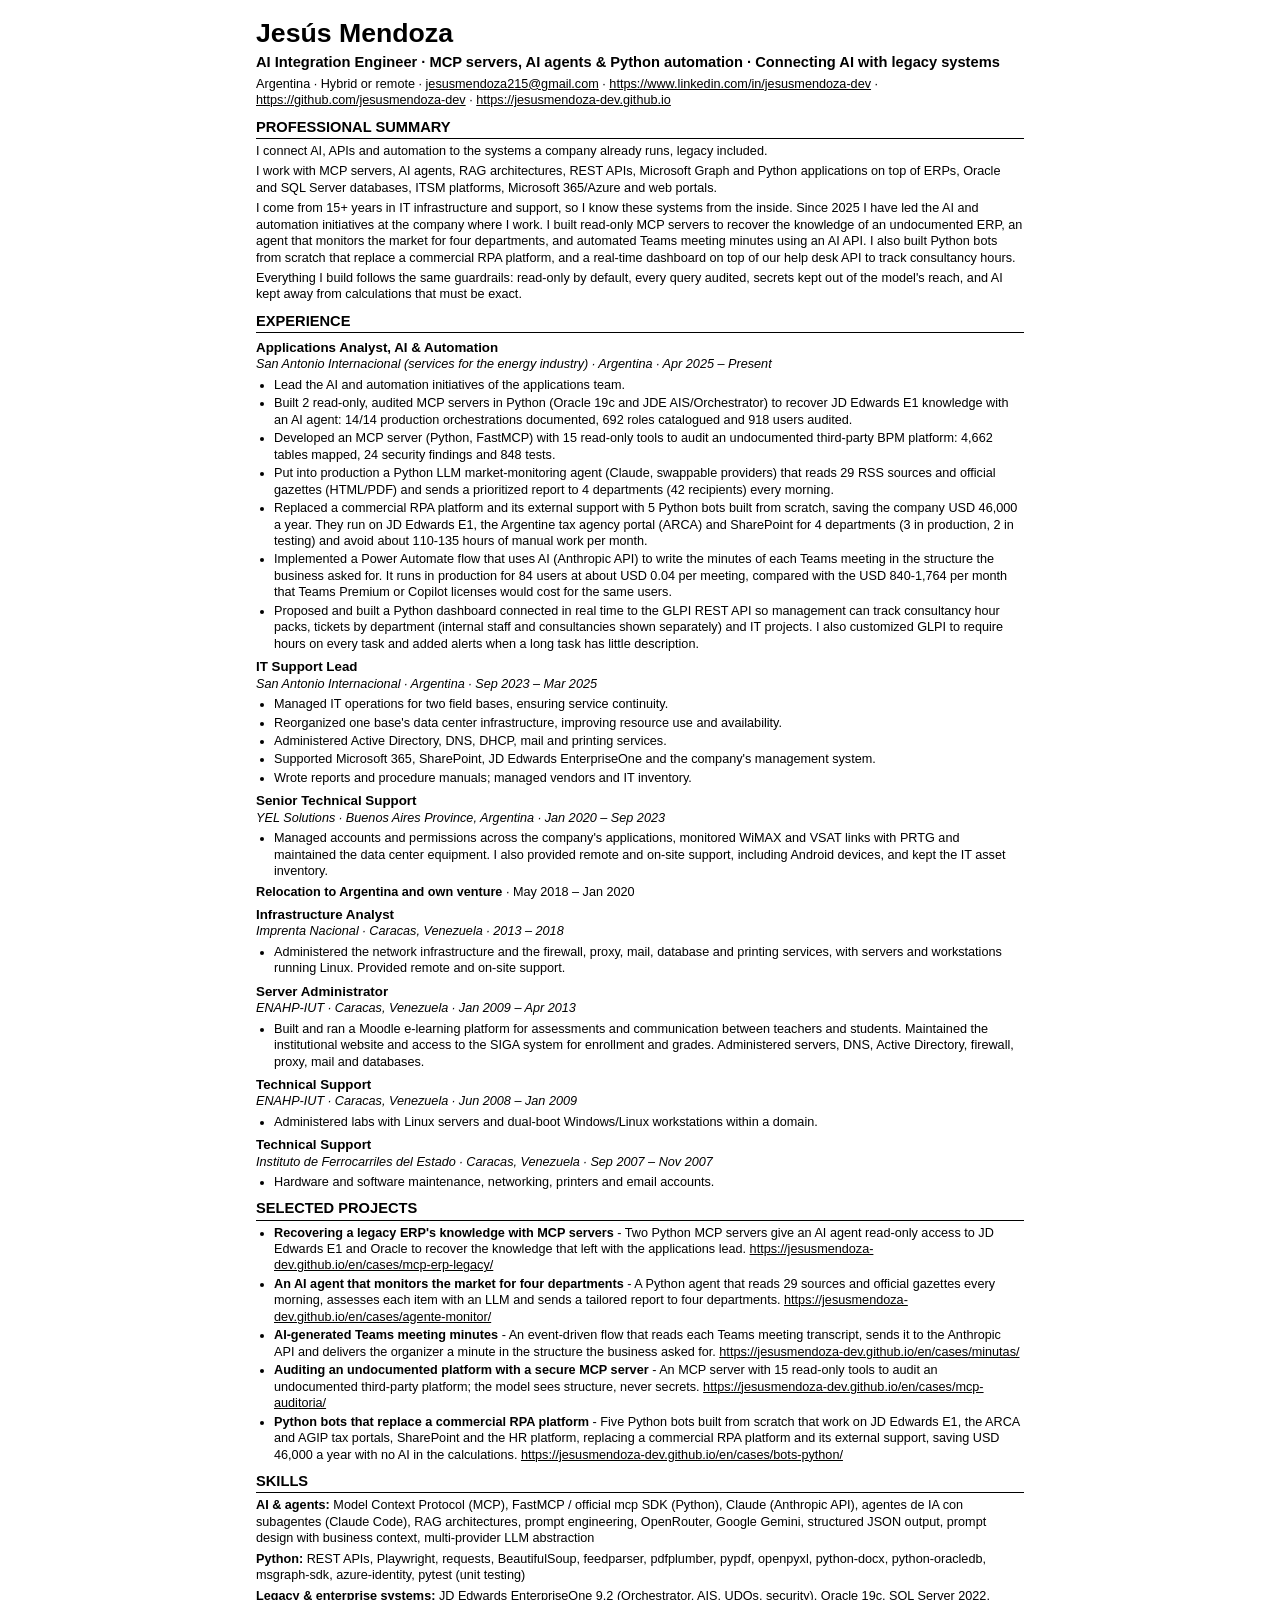
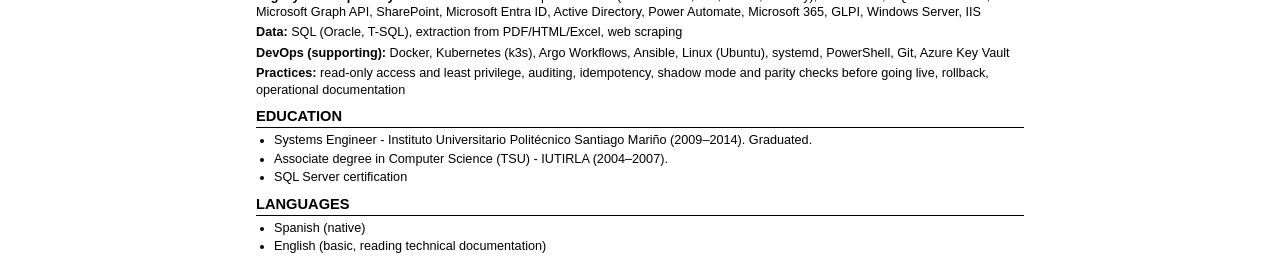
<file: cv/jesus-mendoza-cv-en.html>
<!doctype html>
<html lang="en">
<head>
<meta charset="utf-8">
<meta name="viewport" content="width=device-width, initial-scale=1">
<title>Jesús Mendoza - AI Integration Engineer - Resume</title>
<style>
@page { size: A4; margin: 11mm 13mm; }
* { box-sizing: border-box; }
body { font-family: Arial, Helvetica, sans-serif; font-size: 9.5pt; line-height: 1.3; color: #000; background: #fff;
  max-width: 800px; margin: 0 auto; padding: 16px; }
h1 { font-size: 20pt; margin: 0 0 2px; }
h2 { font-size: 11pt; text-transform: uppercase; border-bottom: 1px solid #000; margin: 9px 0 4px; padding-bottom: 1px; }
h3 { font-size: 10pt; margin: 6px 0 0; }
p { margin: 0 0 4px; }
ul { margin: 2px 0 4px; padding-left: 18px; }
li { margin: 0 0 2px; }
a { color: #000; text-decoration: underline; }
.headline { font-size: 11pt; font-weight: bold; }
.meta { font-style: italic; }
h2, h3 { break-after: avoid; }
li, .job { break-inside: avoid; }
@media print { body { padding: 0; max-width: none; } }
</style>
</head>
<body>
<div>
<h1>Jesús Mendoza</h1>
<p class="headline">AI Integration Engineer · MCP servers, AI agents &amp; Python automation · Connecting AI with legacy systems</p>
<p>Argentina · Hybrid or remote · <a href="mailto:jesusmendoza215@gmail.com">jesusmendoza215@gmail.com</a> · <a href="https://www.linkedin.com/in/jesusmendoza-dev">https://www.linkedin.com/in/jesusmendoza-dev</a> · <a href="https://github.com/jesusmendoza-dev">https://github.com/jesusmendoza-dev</a> · <a href="https://jesusmendoza-dev.github.io">https://jesusmendoza-dev.github.io</a></p>
</div>
<main>
<section id="perfil"><h2>Professional Summary</h2><p>I connect AI, APIs and automation to the systems a company already runs, legacy included.</p><p>I work with MCP servers, AI agents, RAG architectures, REST APIs, Microsoft Graph and Python applications on top of ERPs, Oracle and SQL Server databases, ITSM platforms, Microsoft 365/Azure and web portals.</p><p>I come from 15+ years in IT infrastructure and support, so I know these systems from the inside. Since 2025 I have led the AI and automation initiatives at the company where I work. I built read-only MCP servers to recover the knowledge of an undocumented ERP, an agent that monitors the market for four departments, and automated Teams meeting minutes using an AI API. I also built Python bots from scratch that replace a commercial RPA platform, and a real-time dashboard on top of our help desk API to track consultancy hours.</p><p>Everything I build follows the same guardrails: read-only by default, every query audited, secrets kept out of the model&#x27;s reach, and AI kept away from calculations that must be exact.</p></section>
<section id="experiencia"><h2>Experience</h2><div class="job"><h3>Applications Analyst, AI &amp; Automation</h3><p class="meta">San Antonio Internacional (services for the energy industry) · Argentina · Apr 2025 – Present</p><ul><li>Lead the AI and automation initiatives of the applications team.</li><li>Built 2 read-only, audited MCP servers in Python (Oracle 19c and JDE AIS/Orchestrator) to recover JD Edwards E1 knowledge with an AI agent: 14/14 production orchestrations documented, 692 roles catalogued and 918 users audited.</li><li>Developed an MCP server (Python, FastMCP) with 15 read-only tools to audit an undocumented third-party BPM platform: 4,662 tables mapped, 24 security findings and 848 tests.</li><li>Put into production a Python LLM market-monitoring agent (Claude, swappable providers) that reads 29 RSS sources and official gazettes (HTML/PDF) and sends a prioritized report to 4 departments (42 recipients) every morning.</li><li>Replaced a commercial RPA platform and its external support with 5 Python bots built from scratch, saving the company USD 46,000 a year. They run on JD Edwards E1, the Argentine tax agency portal (ARCA) and SharePoint for 4 departments (3 in production, 2 in testing) and avoid about 110-135 hours of manual work per month.</li><li>Implemented a Power Automate flow that uses AI (Anthropic API) to write the minutes of each Teams meeting in the structure the business asked for. It runs in production for 84 users at about USD 0.04 per meeting, compared with the USD 840-1,764 per month that Teams Premium or Copilot licenses would cost for the same users.</li><li>Proposed and built a Python dashboard connected in real time to the GLPI REST API so management can track consultancy hour packs, tickets by department (internal staff and consultancies shown separately) and IT projects. I also customized GLPI to require hours on every task and added alerts when a long task has little description.</li></ul></div><div class="job"><h3>IT Support Lead</h3><p class="meta">San Antonio Internacional · Argentina · Sep 2023 – Mar 2025</p><ul><li>Managed IT operations for two field bases, ensuring service continuity.</li><li>Reorganized one base&#x27;s data center infrastructure, improving resource use and availability.</li><li>Administered Active Directory, DNS, DHCP, mail and printing services.</li><li>Supported Microsoft 365, SharePoint, JD Edwards EnterpriseOne and the company&#x27;s management system.</li><li>Wrote reports and procedure manuals; managed vendors and IT inventory.</li></ul></div><div class="job"><h3>Senior Technical Support</h3><p class="meta">YEL Solutions · Buenos Aires Province, Argentina · Jan 2020 – Sep 2023</p><ul><li>Managed accounts and permissions across the company&#x27;s applications, monitored WiMAX and VSAT links with PRTG and maintained the data center equipment. I also provided remote and on-site support, including Android devices, and kept the IT asset inventory.</li></ul></div><p><strong>Relocation to Argentina and own venture</strong> · May 2018 – Jan 2020</p><div class="job"><h3>Infrastructure Analyst</h3><p class="meta">Imprenta Nacional · Caracas, Venezuela · 2013 – 2018</p><ul><li>Administered the network infrastructure and the firewall, proxy, mail, database and printing services, with servers and workstations running Linux. Provided remote and on-site support.</li></ul></div><div class="job"><h3>Server Administrator</h3><p class="meta">ENAHP-IUT · Caracas, Venezuela · Jan 2009 – Apr 2013</p><ul><li>Built and ran a Moodle e-learning platform for assessments and communication between teachers and students. Maintained the institutional website and access to the SIGA system for enrollment and grades. Administered servers, DNS, Active Directory, firewall, proxy, mail and databases.</li></ul></div><div class="job"><h3>Technical Support</h3><p class="meta">ENAHP-IUT · Caracas, Venezuela · Jun 2008 – Jan 2009</p><ul><li>Administered labs with Linux servers and dual-boot Windows/Linux workstations within a domain.</li></ul></div><div class="job"><h3>Technical Support</h3><p class="meta">Instituto de Ferrocarriles del Estado · Caracas, Venezuela · Sep 2007 – Nov 2007</p><ul><li>Hardware and software maintenance, networking, printers and email accounts.</li></ul></div></section>
<section id="proyectos"><h2>Selected Projects</h2><ul><li><strong>Recovering a legacy ERP&#x27;s knowledge with MCP servers</strong> - Two Python MCP servers give an AI agent read-only access to JD Edwards E1 and Oracle to recover the knowledge that left with the applications lead. <a href="https://jesusmendoza-dev.github.io/en/cases/mcp-erp-legacy/">https://jesusmendoza-dev.github.io/en/cases/mcp-erp-legacy/</a></li><li><strong>An AI agent that monitors the market for four departments</strong> - A Python agent that reads 29 sources and official gazettes every morning, assesses each item with an LLM and sends a tailored report to four departments. <a href="https://jesusmendoza-dev.github.io/en/cases/agente-monitor/">https://jesusmendoza-dev.github.io/en/cases/agente-monitor/</a></li><li><strong>AI-generated Teams meeting minutes</strong> - An event-driven flow that reads each Teams meeting transcript, sends it to the Anthropic API and delivers the organizer a minute in the structure the business asked for. <a href="https://jesusmendoza-dev.github.io/en/cases/minutas/">https://jesusmendoza-dev.github.io/en/cases/minutas/</a></li><li><strong>Auditing an undocumented platform with a secure MCP server</strong> - An MCP server with 15 read-only tools to audit an undocumented third-party platform; the model sees structure, never secrets. <a href="https://jesusmendoza-dev.github.io/en/cases/mcp-auditoria/">https://jesusmendoza-dev.github.io/en/cases/mcp-auditoria/</a></li><li><strong>Python bots that replace a commercial RPA platform</strong> - Five Python bots built from scratch that work on JD Edwards E1, the ARCA and AGIP tax portals, SharePoint and the HR platform, replacing a commercial RPA platform and its external support, saving USD 46,000 a year with no AI in the calculations. <a href="https://jesusmendoza-dev.github.io/en/cases/bots-python/">https://jesusmendoza-dev.github.io/en/cases/bots-python/</a></li></ul></section>
<section id="aptitudes"><h2>Skills</h2><p><strong>AI &amp; agents:</strong> Model Context Protocol (MCP), FastMCP / official mcp SDK (Python), Claude (Anthropic API), agentes de IA con subagentes (Claude Code), RAG architectures, prompt engineering, OpenRouter, Google Gemini, structured JSON output, prompt design with business context, multi-provider LLM abstraction</p><p><strong>Python:</strong> REST APIs, Playwright, requests, BeautifulSoup, feedparser, pdfplumber, pypdf, openpyxl, python-docx, python-oracledb, msgraph-sdk, azure-identity, pytest (unit testing)</p><p><strong>Legacy &amp; enterprise systems:</strong> JD Edwards EnterpriseOne 9.2 (Orchestrator, AIS, UDOs, security), Oracle 19c, SQL Server 2022, Microsoft Graph API, SharePoint, Microsoft Entra ID, Active Directory, Power Automate, Microsoft 365, GLPI, Windows Server, IIS</p><p><strong>Data:</strong> SQL (Oracle, T-SQL), extraction from PDF/HTML/Excel, web scraping</p><p><strong>DevOps (supporting):</strong> Docker, Kubernetes (k3s), Argo Workflows, Ansible, Linux (Ubuntu), systemd, PowerShell, Git, Azure Key Vault</p><p><strong>Practices:</strong> read-only access and least privilege, auditing, idempotency, shadow mode and parity checks before going live, rollback, operational documentation</p></section>
<section id="formacion"><h2>Education</h2><ul><li>Systems Engineer - Instituto Universitario Politécnico Santiago Mariño (2009–2014). Graduated.</li><li>Associate degree in Computer Science (TSU) - IUTIRLA (2004–2007).</li><li>SQL Server certification</li></ul></section>
<section id="idiomas"><h2>Languages</h2><ul><li>Spanish (native)</li><li>English (basic, reading technical documentation)</li></ul></section>
</main>
</body>
</html>
</file>
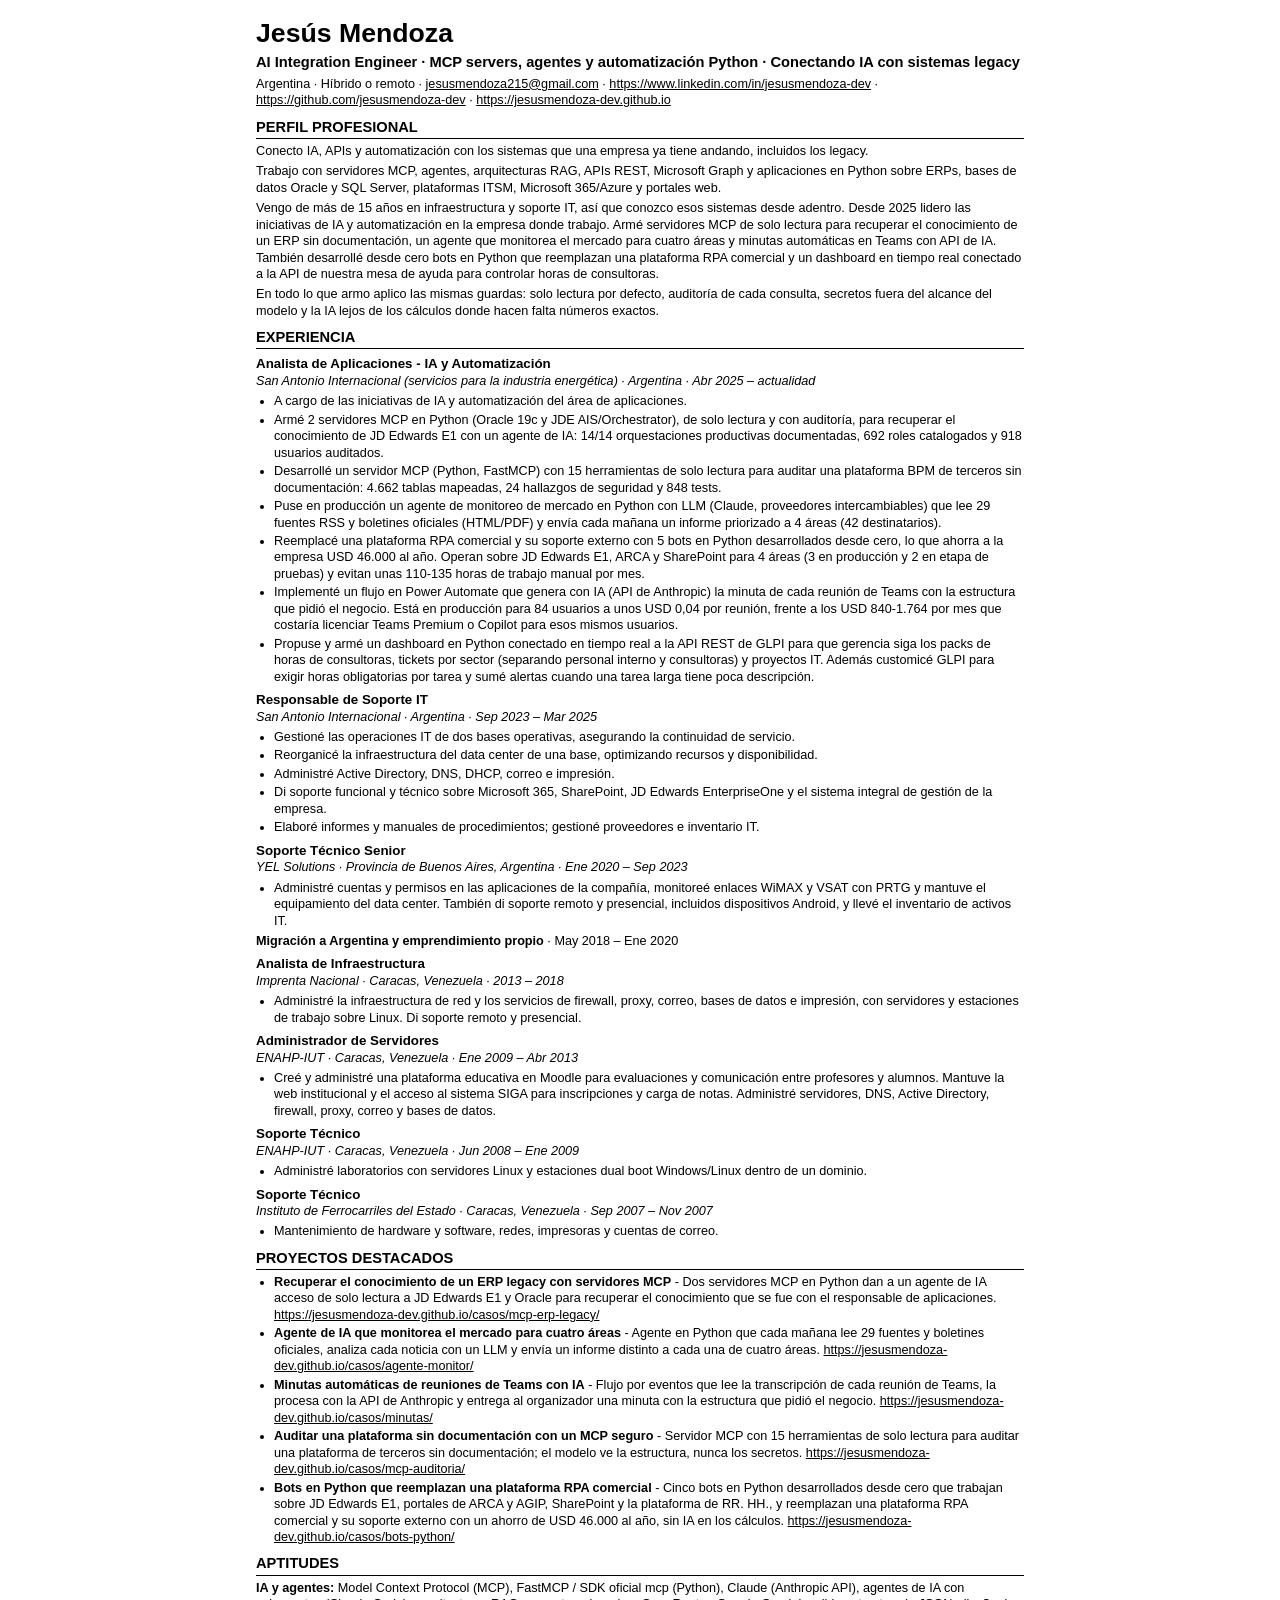
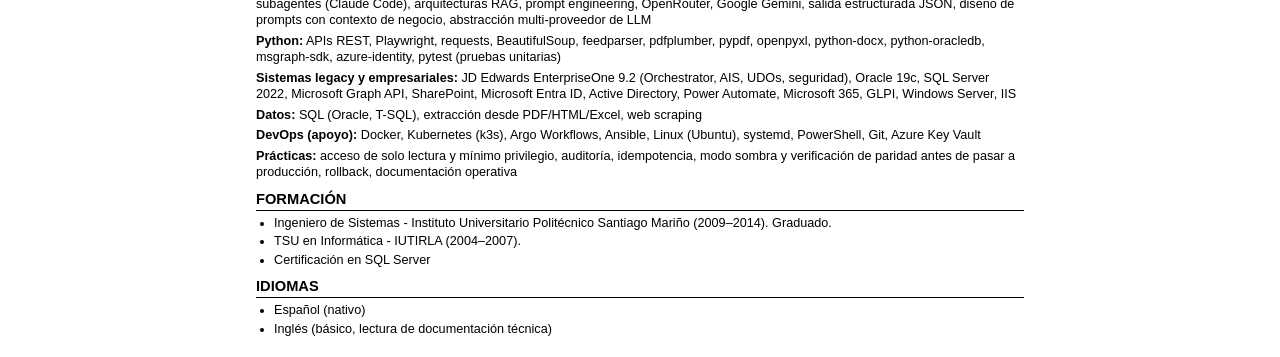
<file: cv/jesus-mendoza-cv-es.html>
<!doctype html>
<html lang="es">
<head>
<meta charset="utf-8">
<meta name="viewport" content="width=device-width, initial-scale=1">
<title>Jesús Mendoza - AI Integration Engineer - CV</title>
<style>
@page { size: A4; margin: 11mm 13mm; }
* { box-sizing: border-box; }
body { font-family: Arial, Helvetica, sans-serif; font-size: 9.5pt; line-height: 1.3; color: #000; background: #fff;
  max-width: 800px; margin: 0 auto; padding: 16px; }
h1 { font-size: 20pt; margin: 0 0 2px; }
h2 { font-size: 11pt; text-transform: uppercase; border-bottom: 1px solid #000; margin: 9px 0 4px; padding-bottom: 1px; }
h3 { font-size: 10pt; margin: 6px 0 0; }
p { margin: 0 0 4px; }
ul { margin: 2px 0 4px; padding-left: 18px; }
li { margin: 0 0 2px; }
a { color: #000; text-decoration: underline; }
.headline { font-size: 11pt; font-weight: bold; }
.meta { font-style: italic; }
h2, h3 { break-after: avoid; }
li, .job { break-inside: avoid; }
@media print { body { padding: 0; max-width: none; } }
</style>
</head>
<body>
<div>
<h1>Jesús Mendoza</h1>
<p class="headline">AI Integration Engineer · MCP servers, agentes y automatización Python · Conectando IA con sistemas legacy</p>
<p>Argentina · Híbrido o remoto · <a href="mailto:jesusmendoza215@gmail.com">jesusmendoza215@gmail.com</a> · <a href="https://www.linkedin.com/in/jesusmendoza-dev">https://www.linkedin.com/in/jesusmendoza-dev</a> · <a href="https://github.com/jesusmendoza-dev">https://github.com/jesusmendoza-dev</a> · <a href="https://jesusmendoza-dev.github.io">https://jesusmendoza-dev.github.io</a></p>
</div>
<main>
<section id="perfil"><h2>Perfil profesional</h2><p>Conecto IA, APIs y automatización con los sistemas que una empresa ya tiene andando, incluidos los legacy.</p><p>Trabajo con servidores MCP, agentes, arquitecturas RAG, APIs REST, Microsoft Graph y aplicaciones en Python sobre ERPs, bases de datos Oracle y SQL Server, plataformas ITSM, Microsoft 365/Azure y portales web.</p><p>Vengo de más de 15 años en infraestructura y soporte IT, así que conozco esos sistemas desde adentro. Desde 2025 lidero las iniciativas de IA y automatización en la empresa donde trabajo. Armé servidores MCP de solo lectura para recuperar el conocimiento de un ERP sin documentación, un agente que monitorea el mercado para cuatro áreas y minutas automáticas en Teams con API de IA. También desarrollé desde cero bots en Python que reemplazan una plataforma RPA comercial y un dashboard en tiempo real conectado a la API de nuestra mesa de ayuda para controlar horas de consultoras.</p><p>En todo lo que armo aplico las mismas guardas: solo lectura por defecto, auditoría de cada consulta, secretos fuera del alcance del modelo y la IA lejos de los cálculos donde hacen falta números exactos.</p></section>
<section id="experiencia"><h2>Experiencia</h2><div class="job"><h3>Analista de Aplicaciones - IA y Automatización</h3><p class="meta">San Antonio Internacional (servicios para la industria energética) · Argentina · Abr 2025 – actualidad</p><ul><li>A cargo de las iniciativas de IA y automatización del área de aplicaciones.</li><li>Armé 2 servidores MCP en Python (Oracle 19c y JDE AIS/Orchestrator), de solo lectura y con auditoría, para recuperar el conocimiento de JD Edwards E1 con un agente de IA: 14/14 orquestaciones productivas documentadas, 692 roles catalogados y 918 usuarios auditados.</li><li>Desarrollé un servidor MCP (Python, FastMCP) con 15 herramientas de solo lectura para auditar una plataforma BPM de terceros sin documentación: 4.662 tablas mapeadas, 24 hallazgos de seguridad y 848 tests.</li><li>Puse en producción un agente de monitoreo de mercado en Python con LLM (Claude, proveedores intercambiables) que lee 29 fuentes RSS y boletines oficiales (HTML/PDF) y envía cada mañana un informe priorizado a 4 áreas (42 destinatarios).</li><li>Reemplacé una plataforma RPA comercial y su soporte externo con 5 bots en Python desarrollados desde cero, lo que ahorra a la empresa USD 46.000 al año. Operan sobre JD Edwards E1, ARCA y SharePoint para 4 áreas (3 en producción y 2 en etapa de pruebas) y evitan unas 110-135 horas de trabajo manual por mes.</li><li>Implementé un flujo en Power Automate que genera con IA (API de Anthropic) la minuta de cada reunión de Teams con la estructura que pidió el negocio. Está en producción para 84 usuarios a unos USD 0,04 por reunión, frente a los USD 840-1.764 por mes que costaría licenciar Teams Premium o Copilot para esos mismos usuarios.</li><li>Propuse y armé un dashboard en Python conectado en tiempo real a la API REST de GLPI para que gerencia siga los packs de horas de consultoras, tickets por sector (separando personal interno y consultoras) y proyectos IT. Además customicé GLPI para exigir horas obligatorias por tarea y sumé alertas cuando una tarea larga tiene poca descripción.</li></ul></div><div class="job"><h3>Responsable de Soporte IT</h3><p class="meta">San Antonio Internacional · Argentina · Sep 2023 – Mar 2025</p><ul><li>Gestioné las operaciones IT de dos bases operativas, asegurando la continuidad de servicio.</li><li>Reorganicé la infraestructura del data center de una base, optimizando recursos y disponibilidad.</li><li>Administré Active Directory, DNS, DHCP, correo e impresión.</li><li>Di soporte funcional y técnico sobre Microsoft 365, SharePoint, JD Edwards EnterpriseOne y el sistema integral de gestión de la empresa.</li><li>Elaboré informes y manuales de procedimientos; gestioné proveedores e inventario IT.</li></ul></div><div class="job"><h3>Soporte Técnico Senior</h3><p class="meta">YEL Solutions · Provincia de Buenos Aires, Argentina · Ene 2020 – Sep 2023</p><ul><li>Administré cuentas y permisos en las aplicaciones de la compañía, monitoreé enlaces WiMAX y VSAT con PRTG y mantuve el equipamiento del data center. También di soporte remoto y presencial, incluidos dispositivos Android, y llevé el inventario de activos IT.</li></ul></div><p><strong>Migración a Argentina y emprendimiento propio</strong> · May 2018 – Ene 2020</p><div class="job"><h3>Analista de Infraestructura</h3><p class="meta">Imprenta Nacional · Caracas, Venezuela · 2013 – 2018</p><ul><li>Administré la infraestructura de red y los servicios de firewall, proxy, correo, bases de datos e impresión, con servidores y estaciones de trabajo sobre Linux. Di soporte remoto y presencial.</li></ul></div><div class="job"><h3>Administrador de Servidores</h3><p class="meta">ENAHP-IUT · Caracas, Venezuela · Ene 2009 – Abr 2013</p><ul><li>Creé y administré una plataforma educativa en Moodle para evaluaciones y comunicación entre profesores y alumnos. Mantuve la web institucional y el acceso al sistema SIGA para inscripciones y carga de notas. Administré servidores, DNS, Active Directory, firewall, proxy, correo y bases de datos.</li></ul></div><div class="job"><h3>Soporte Técnico</h3><p class="meta">ENAHP-IUT · Caracas, Venezuela · Jun 2008 – Ene 2009</p><ul><li>Administré laboratorios con servidores Linux y estaciones dual boot Windows/Linux dentro de un dominio.</li></ul></div><div class="job"><h3>Soporte Técnico</h3><p class="meta">Instituto de Ferrocarriles del Estado · Caracas, Venezuela · Sep 2007 – Nov 2007</p><ul><li>Mantenimiento de hardware y software, redes, impresoras y cuentas de correo.</li></ul></div></section>
<section id="proyectos"><h2>Proyectos destacados</h2><ul><li><strong>Recuperar el conocimiento de un ERP legacy con servidores MCP</strong> - Dos servidores MCP en Python dan a un agente de IA acceso de solo lectura a JD Edwards E1 y Oracle para recuperar el conocimiento que se fue con el responsable de aplicaciones. <a href="https://jesusmendoza-dev.github.io/casos/mcp-erp-legacy/">https://jesusmendoza-dev.github.io/casos/mcp-erp-legacy/</a></li><li><strong>Agente de IA que monitorea el mercado para cuatro áreas</strong> - Agente en Python que cada mañana lee 29 fuentes y boletines oficiales, analiza cada noticia con un LLM y envía un informe distinto a cada una de cuatro áreas. <a href="https://jesusmendoza-dev.github.io/casos/agente-monitor/">https://jesusmendoza-dev.github.io/casos/agente-monitor/</a></li><li><strong>Minutas automáticas de reuniones de Teams con IA</strong> - Flujo por eventos que lee la transcripción de cada reunión de Teams, la procesa con la API de Anthropic y entrega al organizador una minuta con la estructura que pidió el negocio. <a href="https://jesusmendoza-dev.github.io/casos/minutas/">https://jesusmendoza-dev.github.io/casos/minutas/</a></li><li><strong>Auditar una plataforma sin documentación con un MCP seguro</strong> - Servidor MCP con 15 herramientas de solo lectura para auditar una plataforma de terceros sin documentación; el modelo ve la estructura, nunca los secretos. <a href="https://jesusmendoza-dev.github.io/casos/mcp-auditoria/">https://jesusmendoza-dev.github.io/casos/mcp-auditoria/</a></li><li><strong>Bots en Python que reemplazan una plataforma RPA comercial</strong> - Cinco bots en Python desarrollados desde cero que trabajan sobre JD Edwards E1, portales de ARCA y AGIP, SharePoint y la plataforma de RR. HH., y reemplazan una plataforma RPA comercial y su soporte externo con un ahorro de USD 46.000 al año, sin IA en los cálculos. <a href="https://jesusmendoza-dev.github.io/casos/bots-python/">https://jesusmendoza-dev.github.io/casos/bots-python/</a></li></ul></section>
<section id="aptitudes"><h2>Aptitudes</h2><p><strong>IA y agentes:</strong> Model Context Protocol (MCP), FastMCP / SDK oficial mcp (Python), Claude (Anthropic API), agentes de IA con subagentes (Claude Code), arquitecturas RAG, prompt engineering, OpenRouter, Google Gemini, salida estructurada JSON, diseño de prompts con contexto de negocio, abstracción multi-proveedor de LLM</p><p><strong>Python:</strong> APIs REST, Playwright, requests, BeautifulSoup, feedparser, pdfplumber, pypdf, openpyxl, python-docx, python-oracledb, msgraph-sdk, azure-identity, pytest (pruebas unitarias)</p><p><strong>Sistemas legacy y empresariales:</strong> JD Edwards EnterpriseOne 9.2 (Orchestrator, AIS, UDOs, seguridad), Oracle 19c, SQL Server 2022, Microsoft Graph API, SharePoint, Microsoft Entra ID, Active Directory, Power Automate, Microsoft 365, GLPI, Windows Server, IIS</p><p><strong>Datos:</strong> SQL (Oracle, T-SQL), extracción desde PDF/HTML/Excel, web scraping</p><p><strong>DevOps (apoyo):</strong> Docker, Kubernetes (k3s), Argo Workflows, Ansible, Linux (Ubuntu), systemd, PowerShell, Git, Azure Key Vault</p><p><strong>Prácticas:</strong> acceso de solo lectura y mínimo privilegio, auditoría, idempotencia, modo sombra y verificación de paridad antes de pasar a producción, rollback, documentación operativa</p></section>
<section id="formacion"><h2>Formación</h2><ul><li>Ingeniero de Sistemas - Instituto Universitario Politécnico Santiago Mariño (2009–2014). Graduado.</li><li>TSU en Informática - IUTIRLA (2004–2007).</li><li>Certificación en SQL Server</li></ul></section>
<section id="idiomas"><h2>Idiomas</h2><ul><li>Español (nativo)</li><li>Inglés (básico, lectura de documentación técnica)</li></ul></section>
</main>
</body>
</html>
</file>
<file: assets/style.css>
/* Hand-written, no framework. Source lives in tools/; build.py copies it to site/assets/. */
:root {
  --bg: #ffffff; --bg-alt: #f3f5f8; --fg: #14181f; --muted: #4a5565; --line: #d6dbe3;
  --accent: #0b5cad; --accent-fg: #ffffff; --card: #ffffff; --code-bg: #eef1f5;
  --radius: 10px; --max: 68rem;
  --font: system-ui, -apple-system, "Segoe UI", Roboto, "Helvetica Neue", Arial, sans-serif;
  --mono: ui-monospace, SFMono-Regular, Menlo, Consolas, monospace;
  color-scheme: light dark;
}
@media (prefers-color-scheme: dark) {
  :root {
    --bg: #0f1419; --bg-alt: #161d26; --fg: #e8ecf1; --muted: #a9b4c2; --line: #2b3542;
    --accent: #7db7ff; --accent-fg: #0b1220; --card: #131a22; --code-bg: #1b2430;
  }
}
*, *::before, *::after { box-sizing: border-box; }
html { scroll-padding-top: 4.5rem; }
@media (prefers-reduced-motion: no-preference) { html { scroll-behavior: smooth; } }
body { margin: 0; font: 1rem/1.65 var(--font); color: var(--fg); background: var(--bg); }
.wrap { width: min(100% - 2rem, var(--max)); margin-inline: auto; }
a { color: var(--accent); text-underline-offset: 0.2em; }
a:focus-visible, .btn:focus-visible { outline: 3px solid var(--accent); outline-offset: 3px; border-radius: 4px; }
h1, h2, h3 { line-height: 1.2; margin: 0 0 0.6rem; }
h1 { font-size: clamp(2rem, 5vw, 3rem); }
h2 { font-size: clamp(1.5rem, 3vw, 1.9rem); margin-bottom: 1.2rem; }
h3 { font-size: 1.1rem; }
p, ul, ol { margin: 0 0 1rem; }

.skip { position: absolute; left: -999px; top: 0; background: var(--accent); color: var(--accent-fg); padding: 0.6rem 1rem; z-index: 20; }
.skip:focus { left: 0.5rem; top: 0.5rem; }

.site-header { position: sticky; top: 0; z-index: 10; background: var(--bg); border-bottom: 1px solid var(--line); }
.bar { display: flex; align-items: center; gap: 1rem; padding-block: 0.6rem; flex-wrap: wrap; }
.brand { font-weight: 700; color: var(--fg); text-decoration: none; margin-right: auto; }
.nav { display: flex; gap: 0.25rem 1rem; flex-wrap: wrap; }
.nav a { color: var(--muted); text-decoration: none; padding: 0.25rem 0; }
.nav a:hover { color: var(--accent); text-decoration: underline; }
.lang { border: 1px solid var(--accent); border-radius: 6px; padding: 0.15rem 0.6rem; font-weight: 700; text-decoration: none; }

.hero { padding: clamp(3rem, 9vw, 6rem) 0 clamp(2rem, 6vw, 4rem); }
.eyebrow { color: var(--accent); font-weight: 700; letter-spacing: 0.04em; text-transform: uppercase; font-size: 0.85rem; margin-bottom: 0.5rem; }
.headline { font-size: clamp(1.1rem, 2.4vw, 1.35rem); font-weight: 600; max-width: 46rem; }
.hook { font-size: 1.1rem; color: var(--muted); max-width: 46rem; }
.facts { color: var(--muted); font-size: 0.95rem; margin-top: 1rem; }
.cta { display: flex; flex-wrap: wrap; gap: 0.6rem; margin: 1.5rem 0 0; }
.btn { display: inline-block; padding: 0.6rem 1.1rem; border: 1px solid var(--line); border-radius: 8px; color: var(--fg); text-decoration: none; font-weight: 600; background: var(--card); }
.btn:hover { border-color: var(--accent); color: var(--accent); }
.btn.primary { background: var(--accent); color: var(--accent-fg); border-color: var(--accent); }
.btn.primary:hover { filter: brightness(1.08); color: var(--accent-fg); }

.section { padding: clamp(2.5rem, 6vw, 4rem) 0; }
.section.alt { background: var(--bg-alt); }
.prose { max-width: 46rem; }
.prose h2 { font-size: 1.35rem; margin-top: 2rem; }

.pillars, .cards, .skills, .two { display: grid; gap: 1rem; grid-template-columns: repeat(auto-fit, minmax(16rem, 1fr)); }
.pillars { margin-top: 1.5rem; }
.pillar, .card, .skill { background: var(--card); border: 1px solid var(--line); border-radius: var(--radius); padding: 1.1rem 1.2rem; }
.pillar { border-top: 4px solid var(--accent); }
.pillar p, .card p { margin-bottom: 0.6rem; }
.secondary { border-top-color: var(--line); opacity: 0.92; }
.pillar.secondary, .skill.secondary { background: transparent; border-style: dashed; }
.pillar.secondary h3, .skill.secondary h3 { color: var(--muted); }
.card h3 a { color: var(--fg); text-decoration: none; }
.card h3 a:hover { color: var(--accent); text-decoration: underline; }
.card.brief { background: transparent; border-style: dashed; }
.tag { color: var(--muted); font-size: 0.8rem; text-transform: uppercase; letter-spacing: 0.05em; margin-bottom: 0.3rem; }
.more { font-weight: 600; }

.chips { display: flex; flex-wrap: wrap; gap: 0.4rem; list-style: none; padding: 0; margin: 0.6rem 0; }
.chips li { background: var(--code-bg); border: 1px solid var(--line); border-radius: 999px; padding: 0.1rem 0.7rem; font-size: 0.85rem; }
.chips.small li { font-size: 0.78rem; }
.skill h3 { margin-bottom: 0.2rem; }
.skills { grid-template-columns: repeat(auto-fit, minmax(20rem, 1fr)); }

.timeline { list-style: none; padding: 0; margin: 0; border-left: 2px solid var(--line); }
.job { position: relative; padding: 0 0 1.8rem 1.5rem; }
.job::before { content: ""; position: absolute; left: -0.45rem; top: 0.45rem; width: 0.8rem; height: 0.8rem; border-radius: 50%; background: var(--accent); border: 2px solid var(--bg); }
.job .dates { color: var(--muted); font-size: 0.9rem; margin: 0; font-variant-numeric: tabular-nums; }
.job .meta { color: var(--muted); margin-bottom: 0.4rem; }
.job ul { padding-left: 1.2rem; max-width: 52rem; }
.job li { margin-bottom: 0.35rem; }

.two ul { padding-left: 1.2rem; }

.case { padding-block: 2rem 4rem; }
.case .prose { margin-top: 1rem; }
.stack-label { color: var(--muted); font-size: 0.85rem; margin: 1rem 0 0; text-transform: uppercase; letter-spacing: 0.05em; }
.diagram { margin: 1rem 0; overflow-x: auto; background: var(--card); border: 1px solid var(--line); border-radius: var(--radius); padding: 1rem; }
pre { overflow-x: auto; background: var(--code-bg); border-radius: 8px; padding: 0.9rem; font: 0.85rem/1.5 var(--mono); }
.diagram pre { margin: 0; background: transparent; padding: 0; }
code { font-family: var(--mono); font-size: 0.9em; background: var(--code-bg); padding: 0.05em 0.3em; border-radius: 4px; }
pre code { background: none; padding: 0; }

.site-footer { border-top: 1px solid var(--line); padding: 1.5rem 0; color: var(--muted); font-size: 0.9rem; }

@media (max-width: 40rem) {
  .nav { order: 3; width: 100%; font-size: 0.95rem; }
  .skills { grid-template-columns: 1fr; }
}
@media print { .site-header, .cta { display: none; } }

/* home polish */
.hero { padding: clamp(1.75rem, 5vw, 3rem) 0 clamp(1.25rem, 3vw, 2rem); }
#que-hago .prose { max-width: none; }
/* case pages: text uses the full container width; diagrams keep natural size and scroll inside their box */
.case .prose { max-width: none; }
.diagram { overflow-x: auto; -webkit-overflow-scrolling: touch; text-align: center; }
.diagram pre.mermaid { display: inline-block; min-width: min-content; text-align: left; }
.diagram svg { max-width: none !important; height: auto; }
@media (max-width: 40rem) { .diagram pre.mermaid { display: block; min-width: 0; } .diagram svg { max-width: 100% !important; width: 100% !important; height: auto; } }
.do-intro { text-wrap: pretty; }
.pillar .example { margin-top: auto; padding-top: 0.75rem; font-size: 0.92em; color: var(--muted, #5b6472); }
.pillar { display: flex; flex-direction: column; }
.results { list-style: none; padding: 0; margin: 1.5rem 0 0; display: grid; gap: 0.75rem;
  grid-template-columns: repeat(auto-fit, minmax(12rem, 1fr)); }
.result { border-left: 3px solid var(--accent); padding: 0.1rem 0 0.1rem 0.8rem; display: flex; flex-direction: column; }
.result strong { font-size: 1.35rem; line-height: 1.25; font-variant-numeric: tabular-nums; }
.result span { color: var(--muted); font-size: 0.9rem; line-height: 1.4; }
.cards { grid-template-columns: repeat(auto-fit, minmax(17rem, 1fr)); }
@media (min-width: 62rem) {
  .cards { grid-template-columns: repeat(6, 1fr); }
  .cards .card { grid-column: span 2; }
  .cards .card:nth-last-child(2):nth-child(4), .cards .card:last-child:nth-child(5) { grid-column: span 3; }
}
.card { display: flex; flex-direction: column; }
.card .metric { margin-top: auto; font-weight: 700; color: var(--accent); }
.card .more-p { margin-bottom: 0; }
</file>
